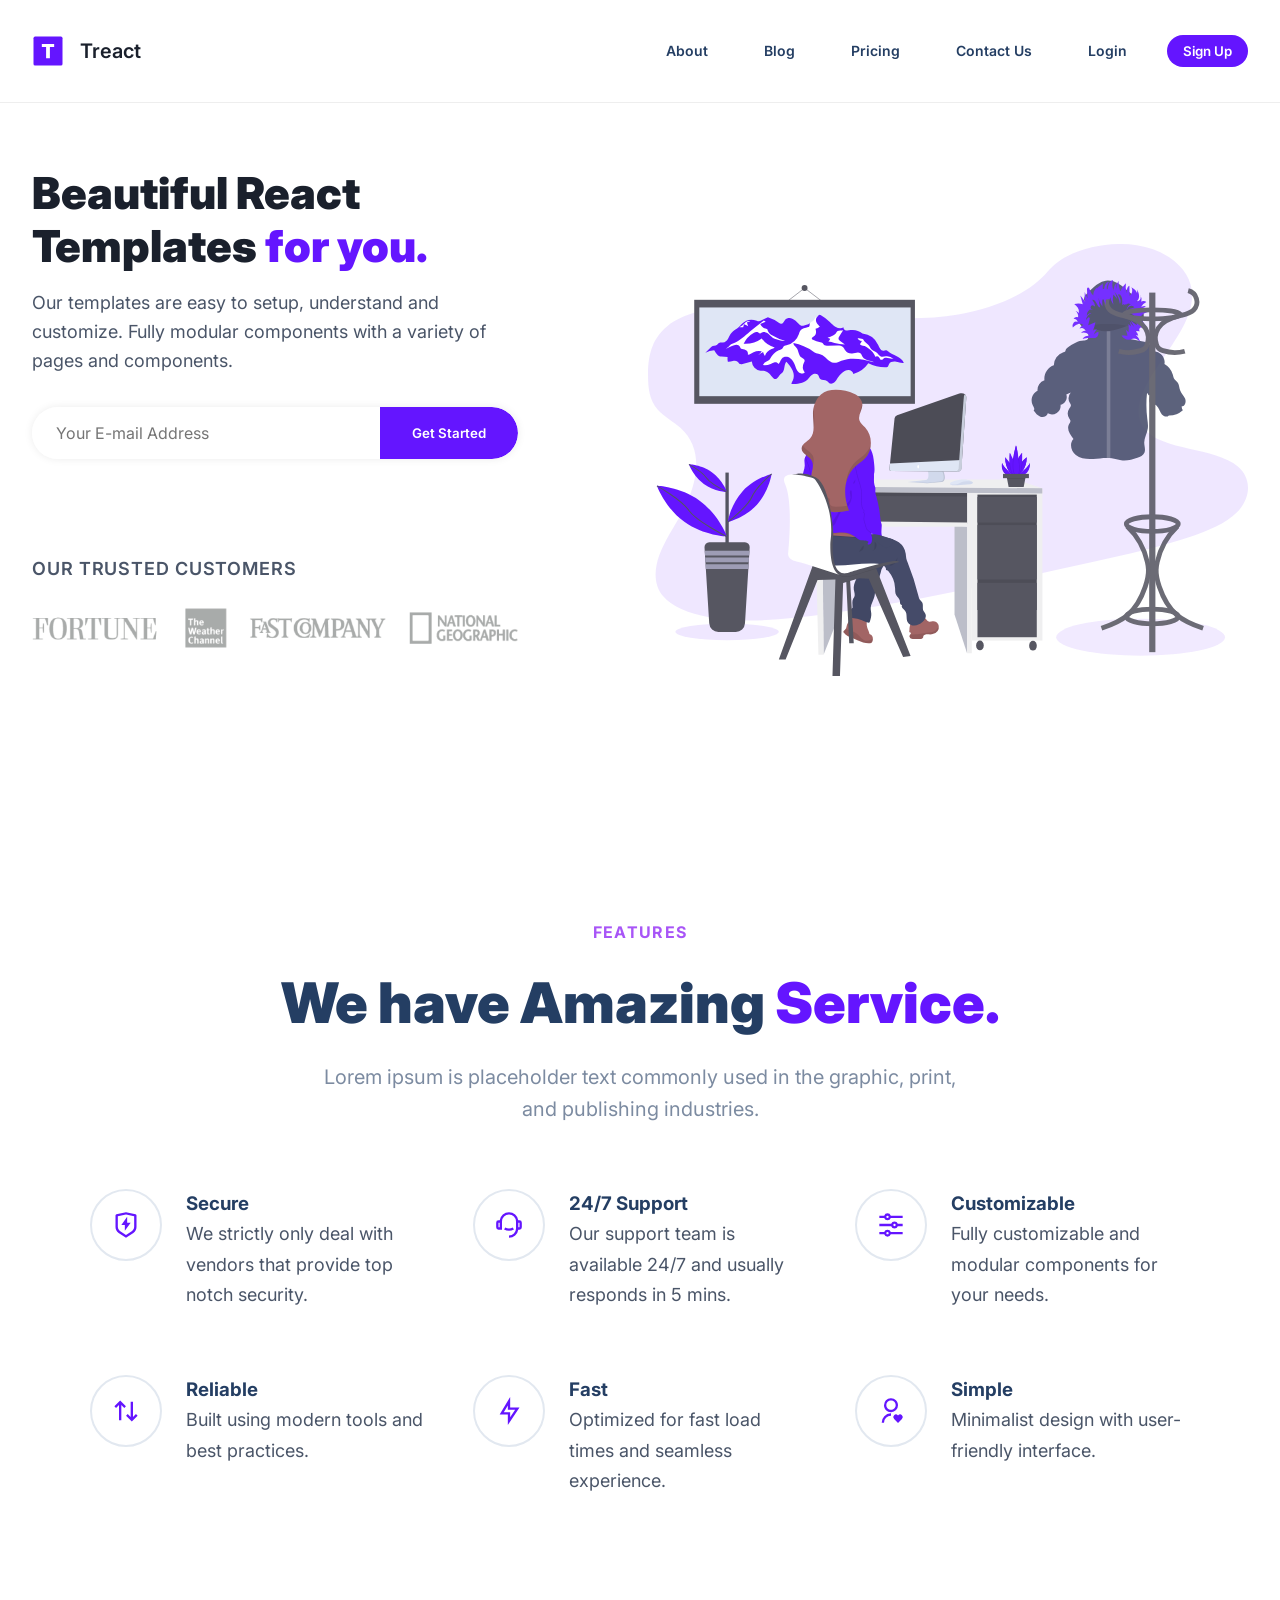
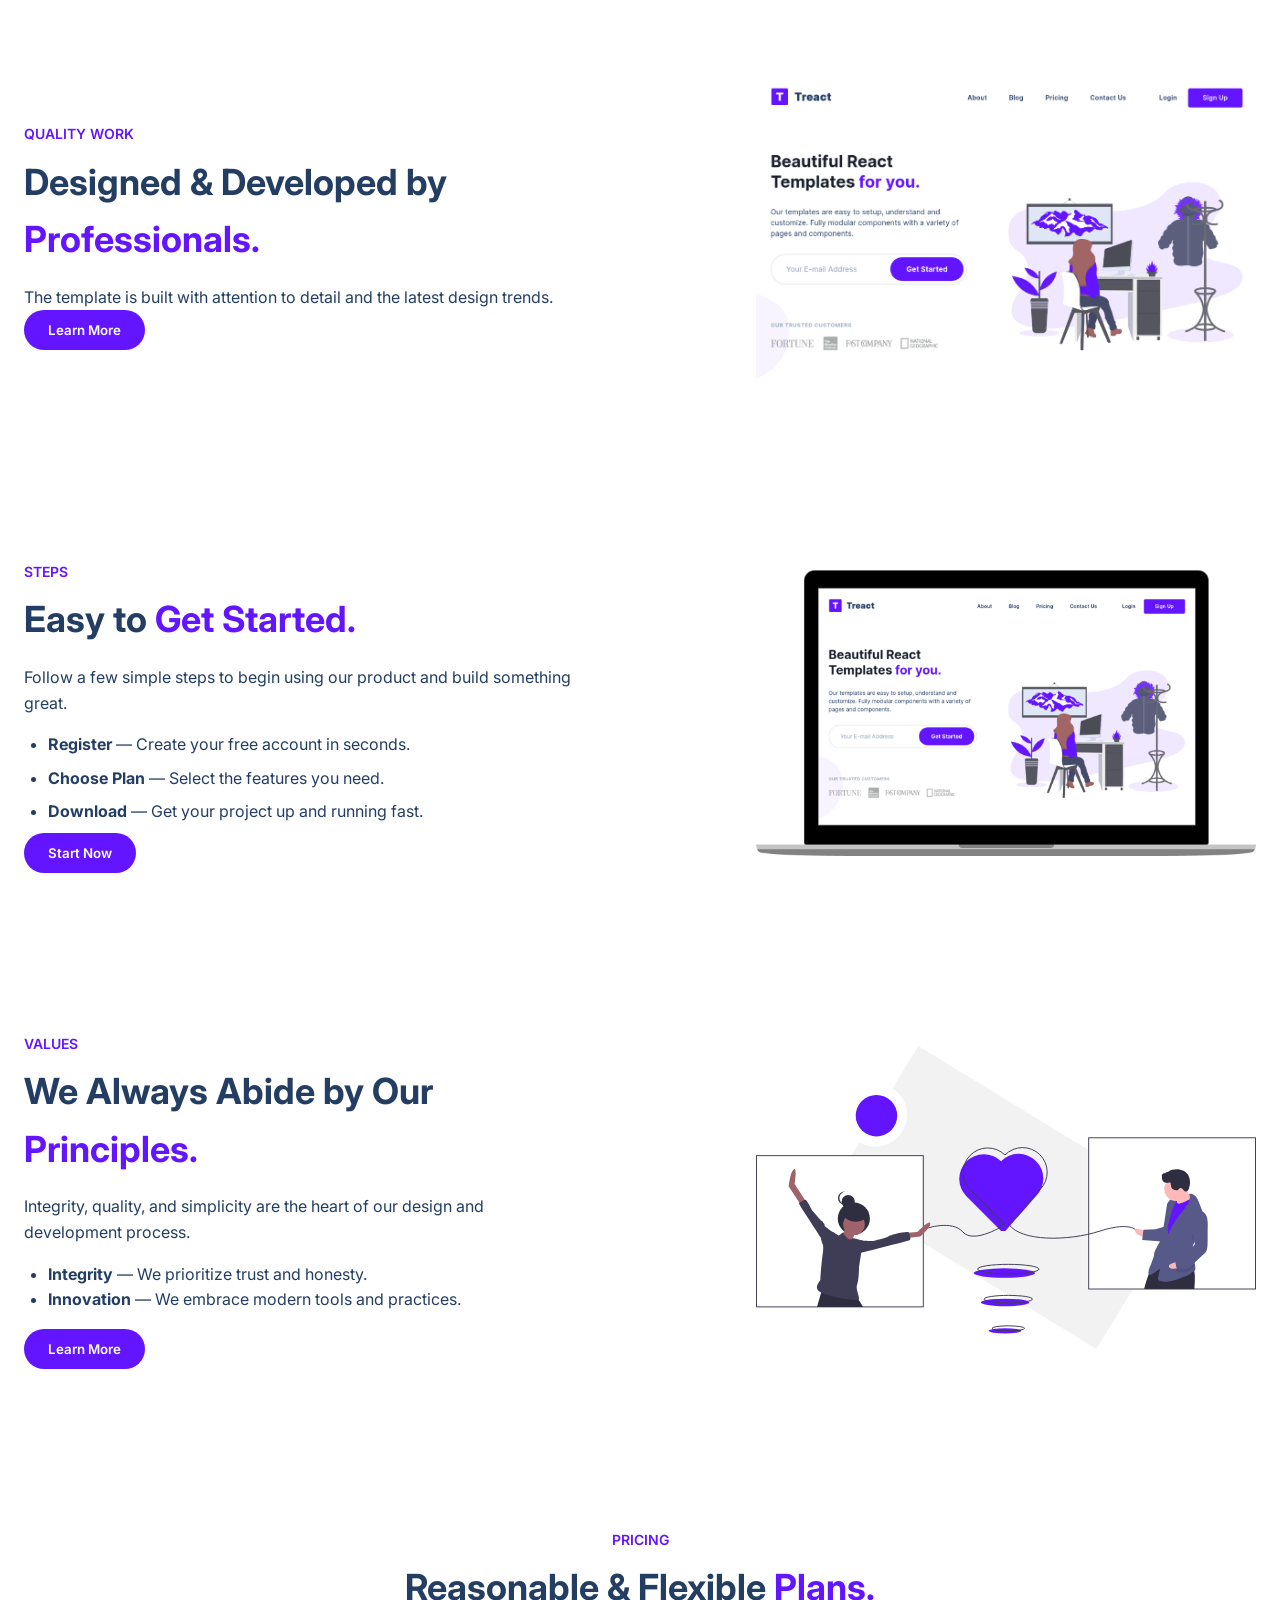
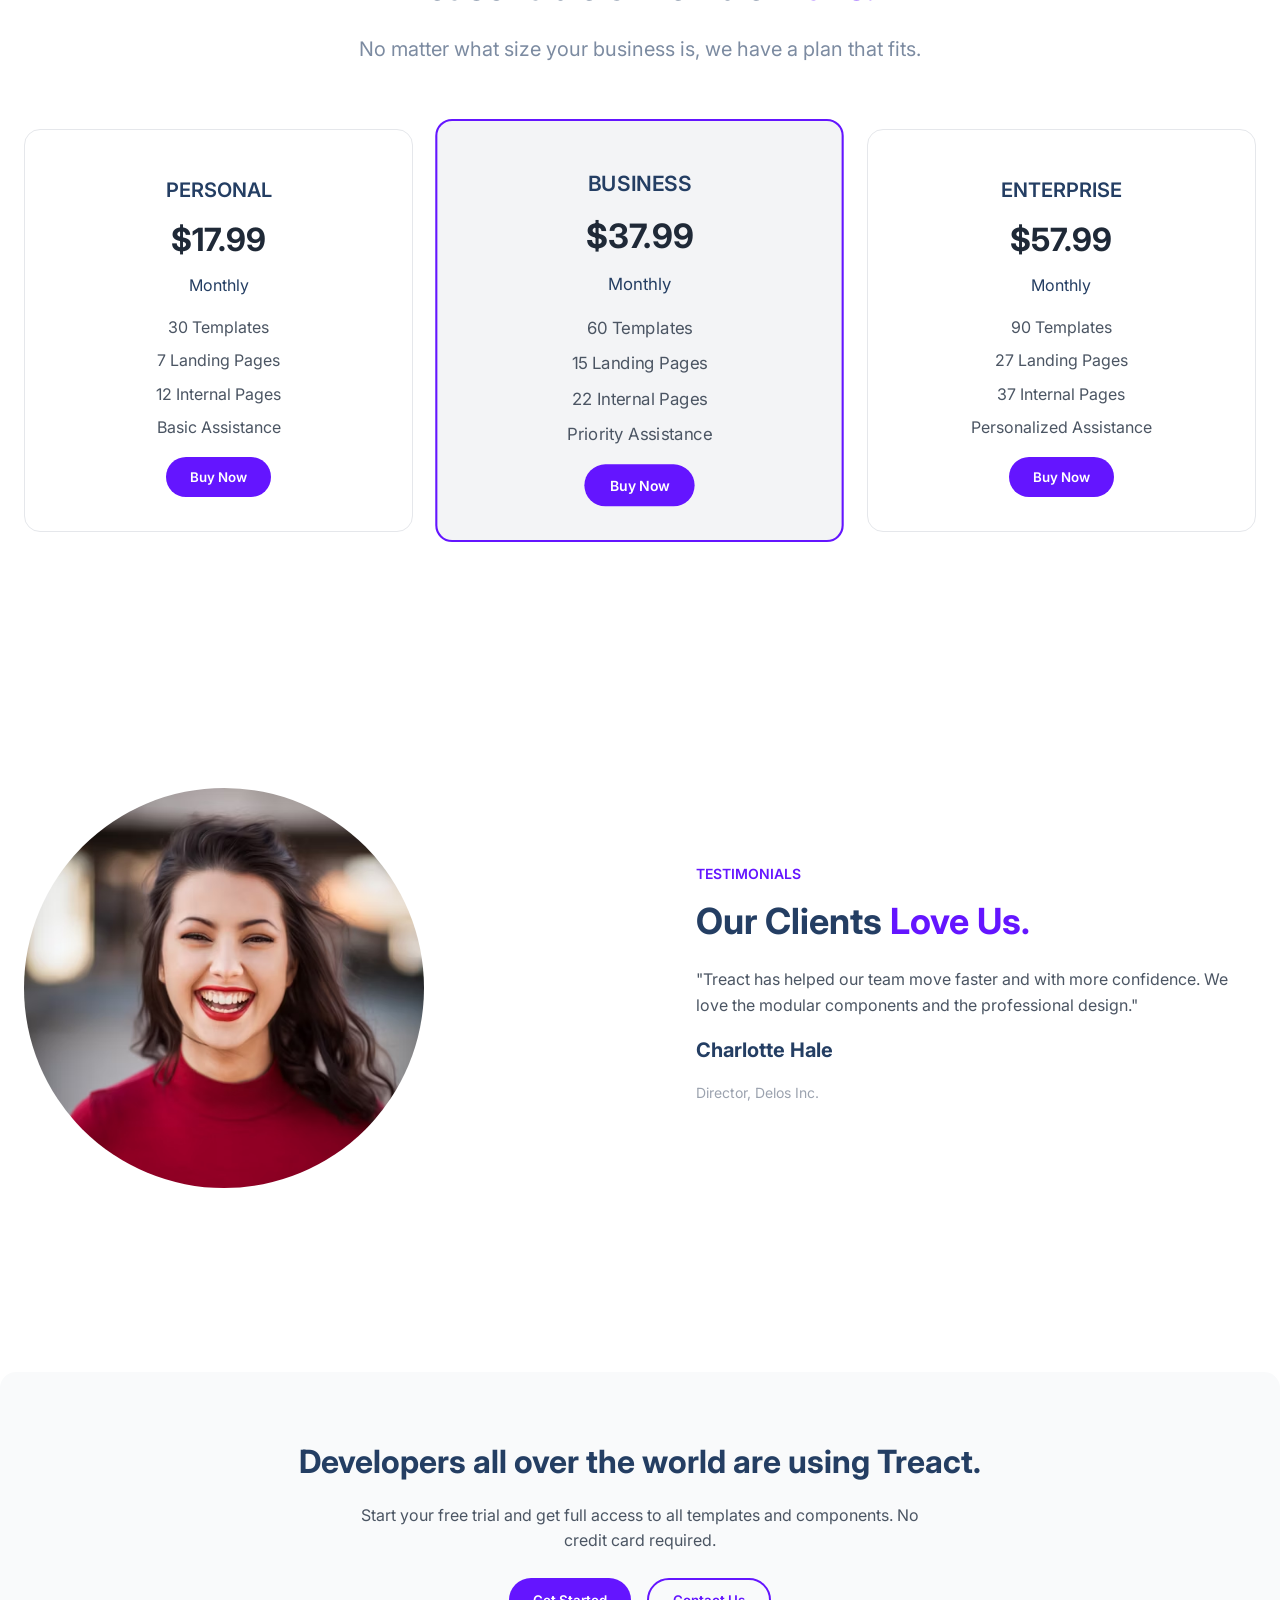
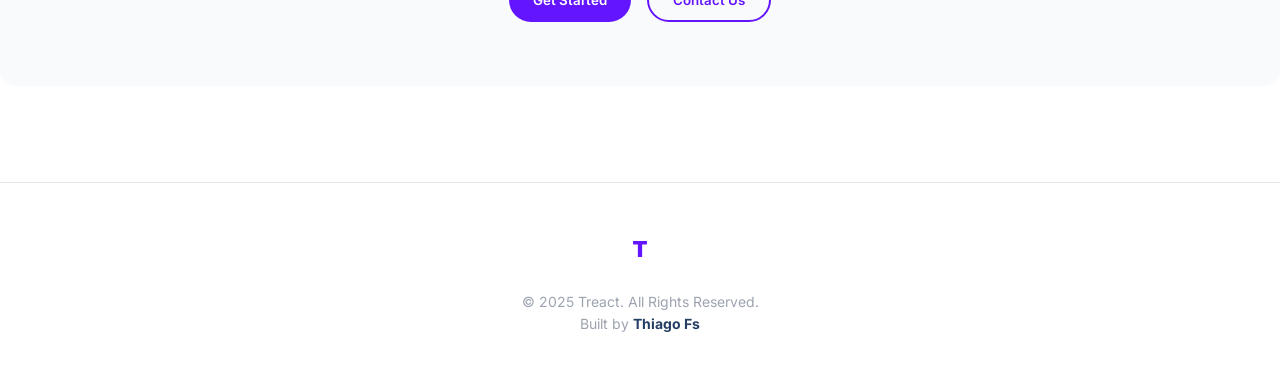
<file: index.html>
<!DOCTYPE html>
<html lang="en">
  <head>
    <meta charset="UTF-8" />
    <meta name="viewport" content="width=device-width, initial-scale=1.0"/>
    <title>Treact Final Project</title>
    <link rel="stylesheet" href="style.css" />
    <link href="https://fonts.googleapis.com/css2?family=Inter:wght@400;600;700&display=swap" rel="stylesheet">
  </head>
  <body>

    <!-- Navbar -->
    <header class="navbar">
      <div class="logo">
        <img src="./Assets/logo.2c489fc453a1783cbadacf914efa3df6.svg" alt="Logo" style="height: 32px; vertical-align: middle; margin-right: 8px;">
<span style="font-weight: 600; font-size: 1.25rem; color: #1a202c;">Treact</span>

      </div>
      <nav class="nav-links">
        <a href="#">About</a>
        <a href="#">Blog</a>
        <a href="#">Pricing</a>
        <a href="#">Contact Us</a>
        <a href="#" class="login">Login</a>
        <button class="btn-signup">Sign Up</button>
      </nav>
    </header>
    
    <section class="hero">
      <div class="hero-text">
        <h1>Beautiful React Templates <span class="purple">for you.</span></h1>
        <p>Our templates are easy to setup, understand and customize. Fully modular components with a variety of pages and components.</p>
        <div class="email-signup">
          <input type="email" placeholder="Your E-mail Address" />
          <button>Get Started</button>
        </div>
        <div class="trusted">
          <p class="trusted-customers-title">OUR TRUSTED CUSTOMERS</p>
          <img src="./Assets/customers-logo-strip.680ac7c2e8ae28161d2c.png" alt="Customer Logos" />
        </div>
        
        
      </div>
      <div class="hero-img">
        <img src="./Assets/design-illustration-2.6da6a00b20c07c4a9b65d1870679e1b8.svg" alt="Hero Illustration" />
      </div>
    </section>
    

    <!-- Features -->

    <section class="features-section">
      <div class="features-container">
        <h5 class="features-label">FEATURES</h5>
        <h2 class="features-title">
          <span class="heading-blue">We have Amazing </span>
          <span class="heading-purple">Service.</span>
        </h2>
<p class="section-description">
  Lorem ipsum is placeholder text commonly used in the graphic, print, and publishing industries.
</p>
    
        <div class="features-grid">
          <div class="feature-item">
            <div class="icon-wrapper"><img src="./Assets/shield-icon.daefe14b320b14fbd9cbd18908ac93ec.svg" alt="Secure"></div>
            <div>
              <h3>Secure</h3>
              <p>We strictly only deal with vendors that provide top notch security.</p>
            </div>
          </div>
          <div class="feature-item">
            <div class="icon-wrapper"><img src="./Assets/support-icon.f9253ffa8cb6ffde5bbaa05eb5136375.svg" alt="24/7 Support"></div>
            <div>
              <h3>24/7 Support</h3>
              <p>Our support team is available 24/7 and usually responds in 5 mins.</p>
            </div>
          </div>
          <div class="feature-item">
            <div class="icon-wrapper"><img src="./Assets/customize-icon.367468c90fd796009b97fbfba67b2c6a.svg" alt="Customizable"></div>
            <div>
              <h3>Customizable</h3>
              <p>Fully customizable and modular components for your needs.</p>
            </div>
          </div>
          <div class="feature-item">
            <div class="icon-wrapper"><img src="./Assets/reliable-icon.1367510a8f0a1bec76dc425d25f92f43.svg" alt="Reliable"></div>
            <div>
              <h3>Reliable</h3>
              <p>Built using modern tools and best practices.</p>
            </div>
          </div>
          <div class="feature-item">
            <div class="icon-wrapper"><img src="./Assets/fast-icon.dbb971a73d4805d2fc3bcdacdb55beba.svg" alt="Fast"></div>
            <div>
              <h3>Fast</h3>
              <p>Optimized for fast load times and seamless experience.</p>
            </div>
          </div>
          <div class="feature-item">
            <div class="icon-wrapper"><img src="./Assets/simple-icon.673b7e1750b2a4ef32907fc164828d00.svg" alt="Simple"></div>
            <div>
              <h3>Simple</h3>
              <p>Minimalist design with user-friendly interface.</p>
            </div>
          </div>
        </div>
      </div>
    </section>    
    
    

    <!-- Quality Section -->
    <section class="quality container row">
      <div class="quality-text">
        <h5>QUALITY WORK</h5>
        <h2>Designed & Developed by <span class="purple">Professionals.</span></h2>
        <p>The template is built with attention to detail and the latest design trends.</p>
        <button class="btn">Learn More</button>
      </div>
      <div class="quality-image">
        <img src="./Assets/hero-screenshot-1.40a097b525c2f8c9808e.png" alt="Quality Screenshot" />
      </div>
    </section>
    <!-- Steps Section -->
    <section class="steps container row reverse">
      <div class="steps-image">
        <img src="./Assets/hero-screenshot-2.241aac1fbc66db29d873.png" alt="Steps Image" />
      </div>
      <div class="steps-text">
        <h5>STEPS</h5>
        <h2>Easy to <span class="purple">Get Started.</span></h2>
        <p>Follow a few simple steps to begin using our product and build something great.</p>
        <ul>
          <li><strong>Register</strong> — Create your free account in seconds.</li>
          <li><strong>Choose Plan</strong> — Select the features you need.</li>
          <li><strong>Download</strong> — Get your project up and running fast.</li>
        </ul>
        <button class="btn">Start Now</button>
      </div>
    </section>

    <!-- Values Section -->
    <section class="values container row">
      <div class="values-text">
        <h5>VALUES</h5>
        <h2>We Always Abide by Our <span class="purple">Principles.</span></h2>
        <p>Integrity, quality, and simplicity are the heart of our design and development process.</p>
        <ul>
          <li><strong>Integrity</strong> — We prioritize trust and honesty.</li>
          <li><strong>Innovation</strong> — We embrace modern tools and practices.</li>
        </ul>
        <button class="btn">Learn More</button>
      </div>
      <div class="values-image">
        <img src="./Assets/love-illustration.c759090fa833369ad6ffb6eb19cacb3e.svg" alt="Values Illustration" />
      </div>
    </section>

    <!-- Pricing Section -->
    <section class="pricing container">
      <h5>PRICING</h5>
      <h2>Reasonable & Flexible <span class="purple">Plans.</span></h2>
      <p class="section-description">No matter what size your business is, we have a plan that fits.</p>
      <div class="pricing-cards">

        <div class="card">
          <h4>PERSONAL</h4>
          <h3>$17.99</h3>
          <p>Monthly</p>
          <ul>
            <li>30 Templates</li>
            <li>7 Landing Pages</li>
            <li>12 Internal Pages</li>
            <li>Basic Assistance</li>
          </ul>
          <button class="btn">Buy Now</button>
        </div>

        <div class="card highlighted">
          <h4>BUSINESS</h4>
          <h3>$37.99</h3>
          <p>Monthly</p>
          <ul>
            <li>60 Templates</li>
            <li>15 Landing Pages</li>
            <li>22 Internal Pages</li>
            <li>Priority Assistance</li>
          </ul>
          <button class="btn">Buy Now</button>
        </div>

        <div class="card">
          <h4>ENTERPRISE</h4>
          <h3>$57.99</h3>
          <p>Monthly</p>
          <ul>
            <li>90 Templates</li>
            <li>27 Landing Pages</li>
            <li>37 Internal Pages</li>
            <li>Personalized Assistance</li>
          </ul>
          <button class="btn">Buy Now</button>
        </div>

      </div>
    </section>

    <!-- Testimonials -->
    <section class="testimonials container row">
      <div class="testimonials-image">
        <img src="./Assets/photo-1494790108377-be9c29b29330.avif" alt="Customer Photo" />
      </div>
      <div class="testimonials-text">
        <h5>TESTIMONIALS</h5>
        <h2>Our Clients <span class="purple">Love Us.</span></h2>
        <p>"Treact has helped our team move faster and with more confidence. We love the modular components and the professional design."</p>
        <h4>Charlotte Hale</h4>
        <p class="role">Director, Delos Inc.</p>
      </div>
    </section>

    <!-- Call to Action -->
    <section class="cta container">
      <h2>Developers all over the world are using Treact.</h2>
      <p>Start your free trial and get full access to all templates and components. No credit card required.</p>
      <div class="cta-buttons">
        <button class="btn">Get Started</button>
        <button class="btn secondary">Contact Us</button>
      </div>
    </section>

    <!-- Footer -->
    <footer class="footer container">
      <img src="./Assets/logo-light.d9a5d1b5be5ea077b26864fdfc2e96a4.svg" alt="Logo" class="footer-logo" />
      <p>© 2025 Treact. All Rights Reserved.</p>
      <p>Built by <strong>Thiago Fs</strong></p>
    </footer>

  </body>
</html>
</file>
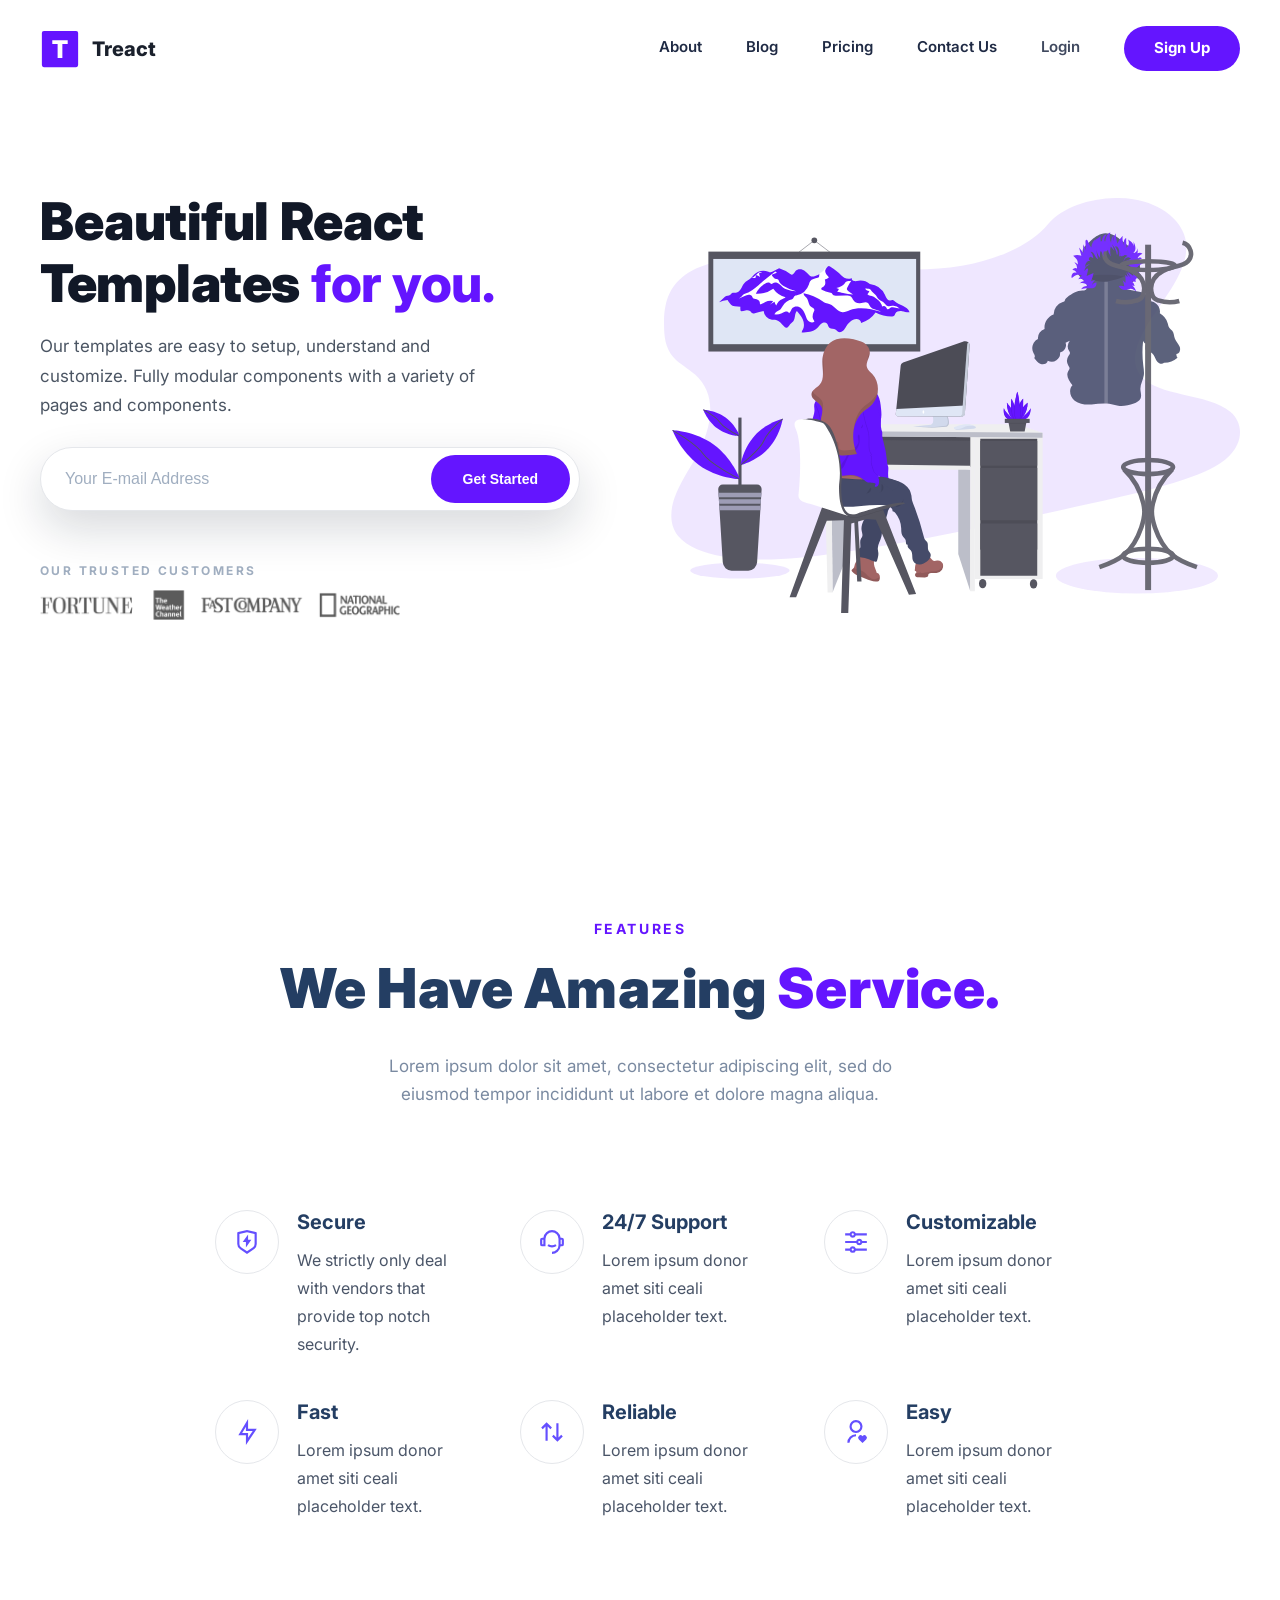
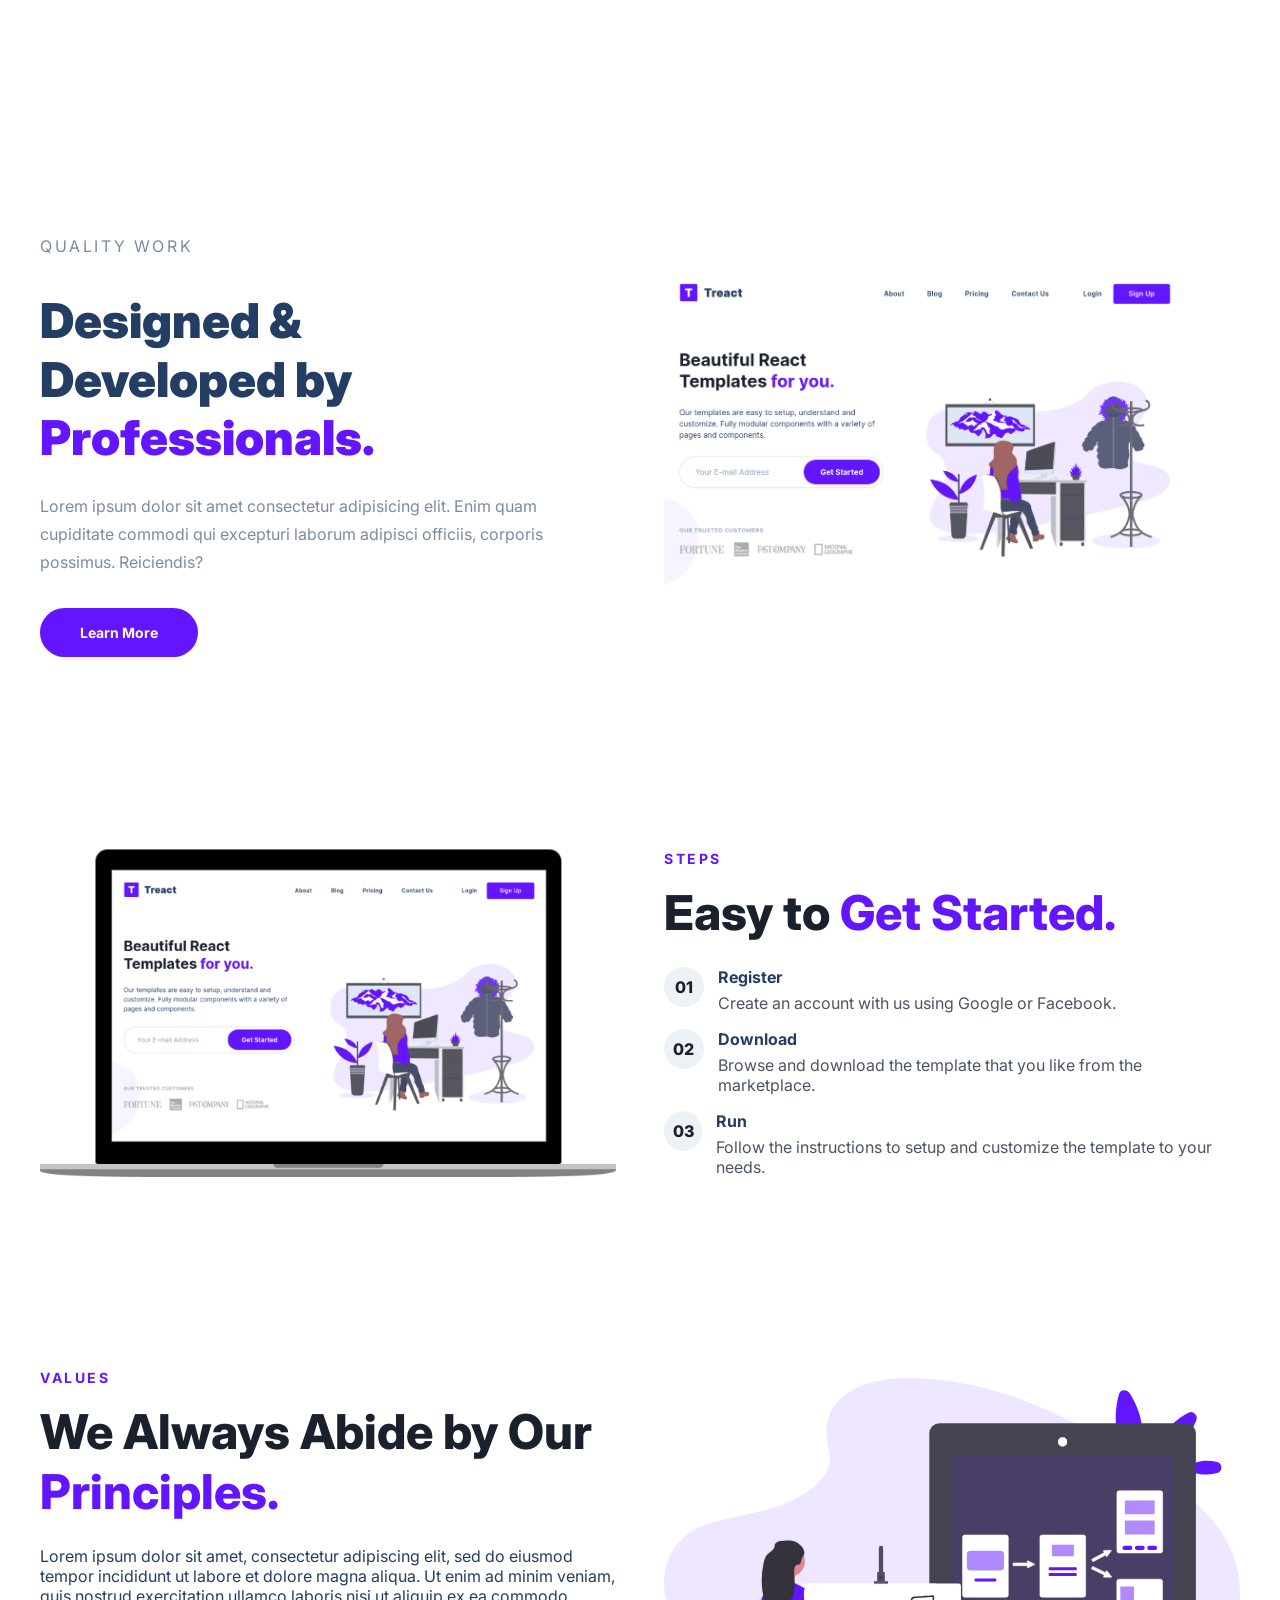
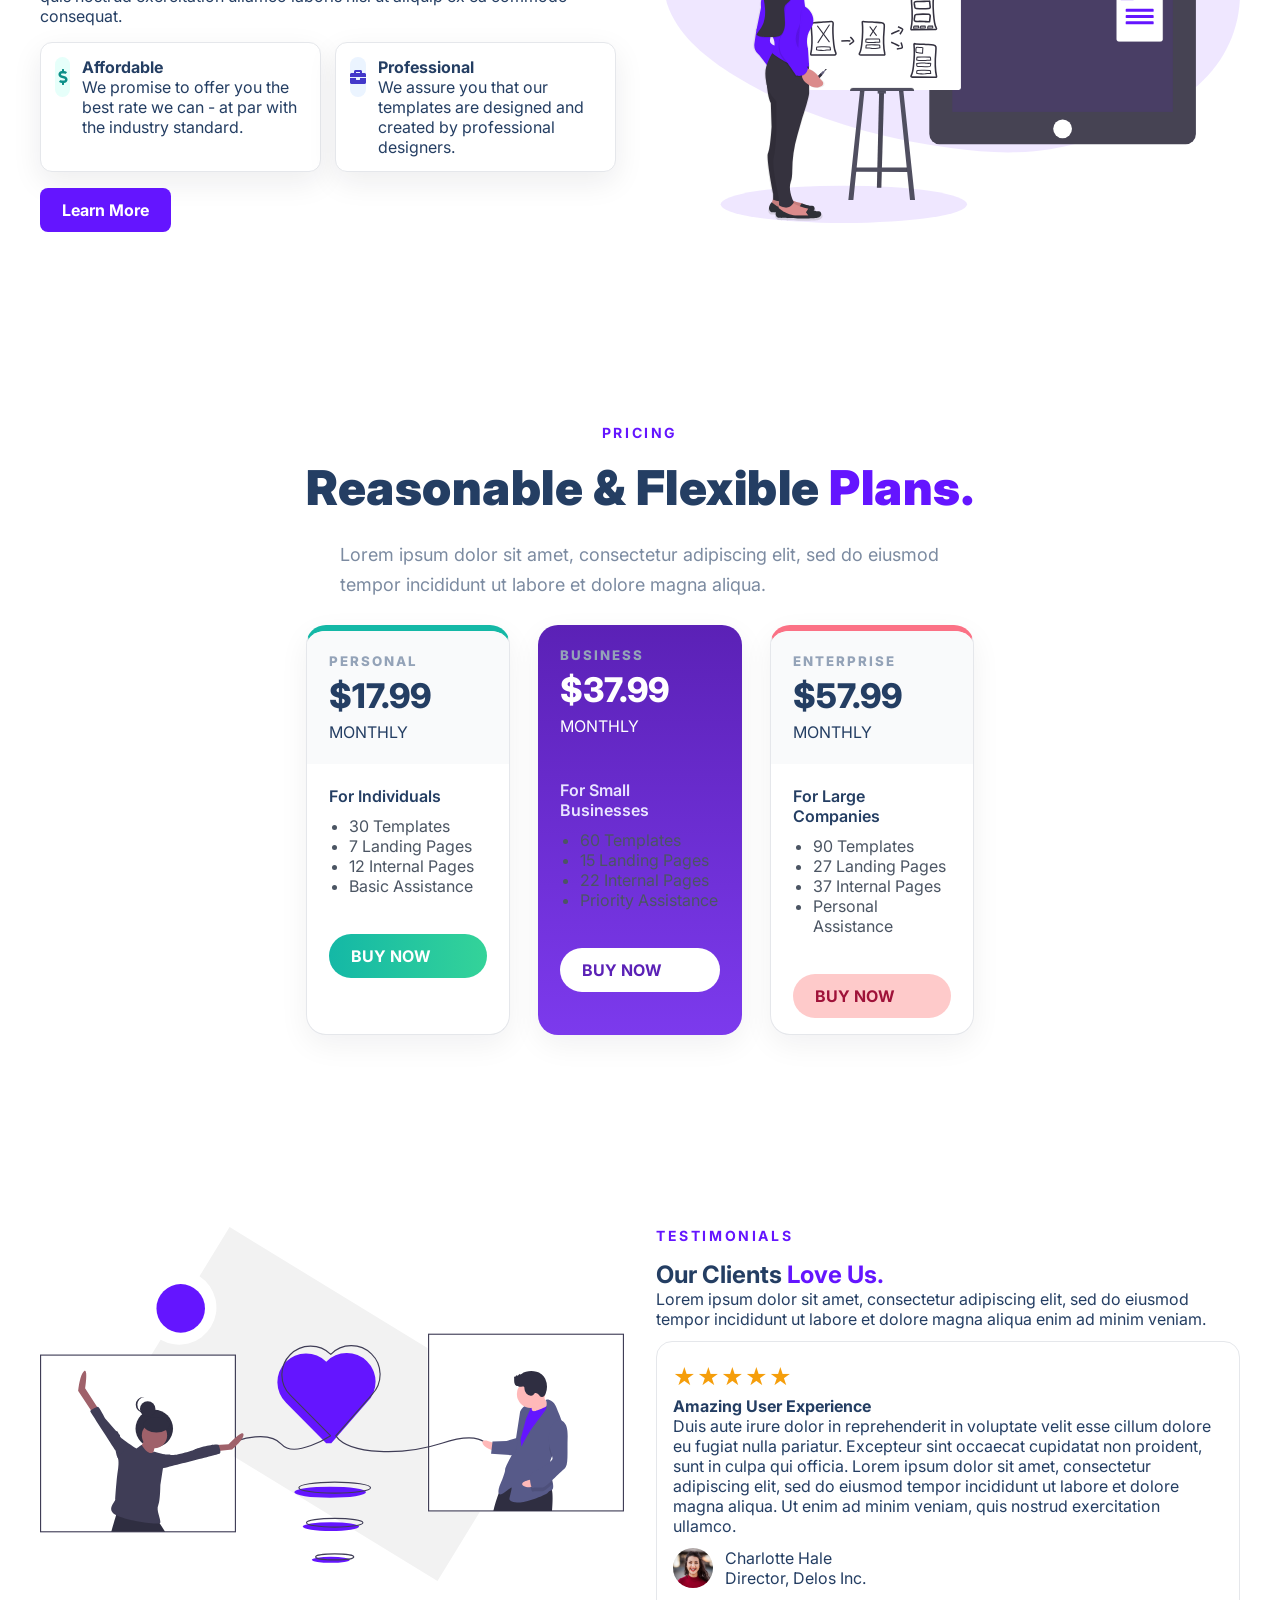
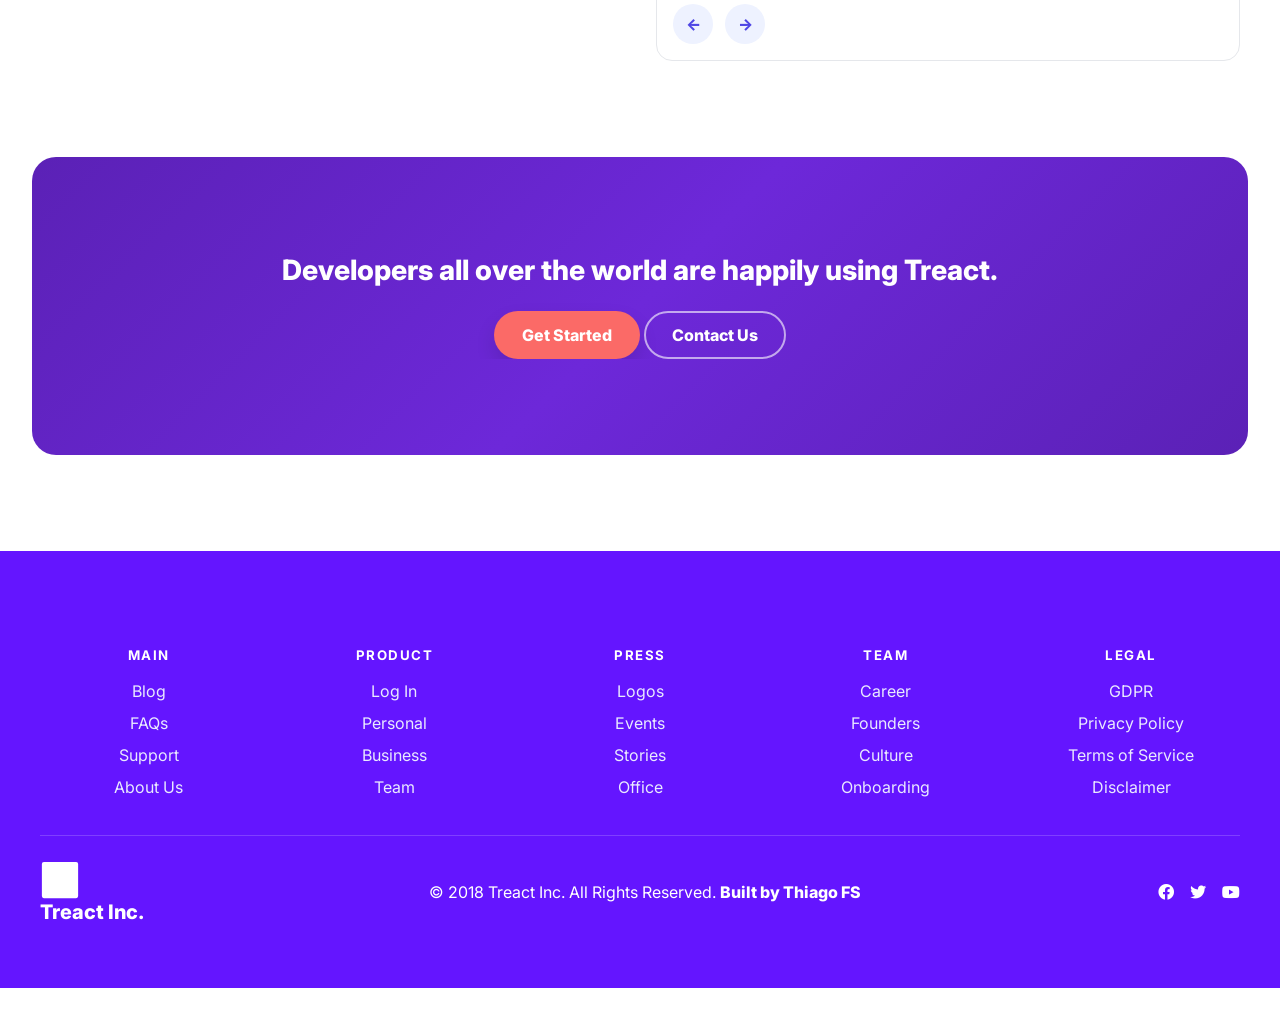
<file: Desktop/treact-clone/index.html>
<!DOCTYPE html>
<html lang="en">
<head>
  <meta charset="UTF-8" />
  <meta http-equiv="X-UA-Compatible" content="IE=edge" />
  <meta name="viewport" content="width=device-width, initial-scale=1.0"/>
  <title>Treact Landing</title>

  <!-- CSS -->
  <link rel="stylesheet" href="style.css" />

  <!-- Ícones (CDN estável) -->
  <link rel="stylesheet"
        href="https://cdnjs.cloudflare.com/ajax/libs/font-awesome/5.15.4/css/all.min.css"/>

  <!-- JS -->
  <script defer src="script.js"></script>
</head>
<body>
  <section id="landing">
    <!-- NAVBAR -->
    <nav>
      <div class="row nav__row">
        <div class="nav__logo">
            <img class="logo__img" src="./assets/logo.2c489fc453a1783cbadacf914efa3df6.svg" alt="Treact logo" />
          <span class="logo__text">Treact</span>
        </div>

        <ul class="nav__links">
          <li class="nav__link"><a href="#features">About</a></li>
          <li class="nav__link"><a href="#blog">Blog</a></li>
          <li class="nav__link"><a href="#pricing">Pricing</a></li>
          <li class="nav__link"><a href="#contact">Contact Us</a></li>
          <li class="nav__link nav__link--muted"><a href="#login">Login</a></li>
          <li class="nav__link nav__link--primary"><a href="#signup">Sign Up</a></li>
        </ul>

        <button class="btn__menu" onclick="openMenu()" aria-label="Open menu">
          <svg xmlns="http://www.w3.org/2000/svg" width="24" height="24"
               viewBox="0 0 24 24" fill="none" stroke="currentColor"
               stroke-width="2" stroke-linecap="round" stroke-linejoin="round"
               class="btn__menu--svg">
            <line x1="3" y1="12" x2="21" y2="12"></line>
            <line x1="3" y1="6"  x2="21" y2="6"></line>
            <line x1="3" y1="18" x2="21" y2="18"></line>
          </svg>
        </button>
      </div>
    </nav>

    <!-- MODAL MOBILE -->
    <div class="modal" aria-hidden="true">
      <button class="btn__menu btn__menu--close" onclick="closeMenu()" aria-label="Close menu">
        <svg xmlns="http://www.w3.org/2000/svg" width="24" height="24"
             viewBox="0 0 24 24" fill="none" stroke="currentColor"
             stroke-width="2" stroke-linecap="round" stroke-linejoin="round">
          <line x1="18" y1="6" x2="6" y2="18"></line>
          <line x1="6" y1="6" x2="18" y2="18"></line>
        </svg>
      </button>

      <div class="modal__links">
        <a class="modal__link" href="#features" onclick="closeMenu()">About</a>
        <a class="modal__link" href="#blog" onclick="closeMenu()">Blog</a>
        <a class="modal__link" href="#pricing" onclick="closeMenu()">Pricing</a>
        <a class="modal__link" href="#contact" onclick="closeMenu()">Contact Us</a>
        <a class="modal__link" href="#login" onclick="closeMenu()">Login</a>
        <a class="modal__link modal__link--primary" href="#signup" onclick="closeMenu()">Sign Up</a>
      </div>
    </div>

    <!-- HERO -->
    <header>
      <div class="container">
        <div class="row header__row">
          <div class="header__left">
            <h1>
                Beautiful React<br>
                Templates <span class="purple">for you.</span>
              </h1>
              
              <p class="header__sub">
                Our templates are easy to setup, understand and<br>
                customize. Fully modular components with a variety of<br>
                pages and components.
              </p>
              
              <div class="header__cta">
                <input class="cta__input" type="email" placeholder="Your E-mail Address" aria-label="Email" />
                <button class="cta__btn">Get Started</button>
              </div>
              
              <p class="customers__title">OUR TRUSTED CUSTOMERS</p>
              <img class="customers__img" src="assets/customers-logo-strip.680ac7c2e8ae28161d2c.png" alt="Customers logos" />              
          </div>

          <div class="header__right">
            <img class="header__img"
                 src="./assets/design-illustration-2.6da6a00b20c07c4a9b65d1870679e1b8.svg"
                 alt="Hero illustration" />
          </div>
        </div>
      </div>
    </header>
  </section>

  <main>
    <!-- FEATURES -->
    <section id="features">
      <div class="container">
        <div class="row__narrow features__wrap">
          <p class="eyebrow">FEATURES</p>
          <h2 class="section__title">We Have Amazing <span class="grad">Service.</span></h2>
          <p class="section__sub">
            Lorem ipsum dolor sit amet, consectetur adipiscing elit, sed do eiusmod tempor incididunt ut labore et dolore magna aliqua.
          </p>

          <div class="services">
            <div class="service">
              <div class="service__icon"><img src="./assets/shield-icon.daefe14b320b14fbd9cbd18908ac93ec.svg" alt="" /></div>
              <div class="service__description">
                <h3>Secure</h3>
                <p>We strictly only deal with vendors that provide top notch security.</p>
              </div>
            </div>

            <div class="service">
              <div class="service__icon"><img src="./assets/support-icon.f9253ffa8cb6ffde5bbaa05eb5136375.svg" alt="" /></div>
              <div class="service__description">
                <h3>24/7 Support</h3>
                <p>Lorem ipsum donor amet siti ceali placeholder text.</p>
              </div>
            </div>

            <div class="service">
              <div class="service__icon"><img src="./assets/customize-icon.367468c90fd796009b97fbfba67b2c6a.svg" alt="" /></div>
              <div class="service__description">
                <h3>Customizable</h3>
                <p>Lorem ipsum donor amet siti ceali placeholder text.</p>
              </div>
            </div>

            <div class="service">
              <div class="service__icon"><img src="./assets/fast-icon.dbb971a73d4805d2fc3bcdacdb55beba.svg" alt="" /></div>
              <div class="service__description">
                <h3>Fast</h3>
                <p>Lorem ipsum donor amet siti ceali placeholder text.</p>
              </div>
            </div>

            <div class="service">
              <div class="service__icon"><img src="./assets/reliable-icon.1367510a8f0a1bec76dc425d25f92f43.svg" alt="" /></div>
              <div class="service__description">
                <h3>Reliable</h3>
                <p>Lorem ipsum donor amet siti ceali placeholder text.</p>
              </div>
            </div>

            <div class="service">
              <div class="service__icon"><img src="./assets/simple-icon.673b7e1750b2a4ef32907fc164828d00.svg" alt="" /></div>
              <div class="service__description">
                <h3>Easy</h3>
                <p>Lorem ipsum donor amet siti ceali placeholder text.</p>
              </div>
            </div>
          </div>
        </div>
      </div>
    </section>

    <!-- QUALITY -->
    <section id="quality">
      <div class="container">
        <div class="row quality__row">
          <div class="quality__left">
            <p class="eyebrow">QUALITY WORK</p>
            <h2>Designed & Developed by <span class="grad">Professionals.</span></h2>
            <p>
              Lorem ipsum dolor sit amet consectetur adipisicing elit. Enim quam cupiditate commodi
              qui excepturi laborum adipisci officiis, corporis possimus. Reiciendis?
            </p>
            <div class="buttons">
              <a href="#learn" class="btn btn--primary">Learn More</a>
            </div>
          </div>
          <div class="quality__right">
            <div class="mock-browser">
              <img class="quality__img"
                   src="./assets/hero-screenshot-1.40a097b525c2f8c9808e.png"
                   alt="Quality work" />
            </div>
          </div>
        </div>
      </div>
    </section>

    <!-- STEPS -->
    <section id="steps">
      <div class="container">
        <div class="row steps__row">
          <div class="steps__left">
            <img class="steps__img"
                 src="./assets/hero-screenshot-2.241aac1fbc66db29d873.png"
                 alt="Steps" />
          </div>
          <div class="steps__right">
            <p class="eyebrow">STEPS</p>
            <h2>Easy to <span class="grad">Get Started.</span></h2>
            <ol class="steps__list">
              <li>
                <span class="badge">01</span>
                <div><h4>Register</h4><p>Create an account with us using Google or Facebook.</p></div>
              </li>
              <li>
                <span class="badge">02</span>
                <div><h4>Download</h4><p>Browse and download the template that you like from the marketplace.</p></div>
              </li>
              <li>
                <span class="badge">03</span>
                <div><h4>Run</h4><p>Follow the instructions to setup and customize the template to your needs.</p></div>
              </li>
            </ol>
          </div>
        </div>
      </div>
    </section>

    <!-- VALUES -->
    <section id="values">
      <div class="container">
        <div class="row values__row">
          <div class="values__left">
            <p class="eyebrow">VALUES</p>
            <h2>We Always Abide by Our <span class="grad">Principles.</span></h2>
            <p>
              Lorem ipsum dolor sit amet, consectetur adipiscing elit, sed do eiusmod tempor incididunt ut labore
              et dolore magna aliqua. Ut enim ad minim veniam, quis nostrud exercitation ullamco laboris nisi
              ut aliquip ex ea commodo consequat.
            </p>

            <div class="value__cards">
              <article class="value__card">
                <div class="value__icon value__icon--afford"><i class="fas fa-dollar-sign" aria-hidden="true"></i></div>
                <div><h4>Affordable</h4><p>We promise to offer you the best rate we can - at par with the industry standard.</p></div>
              </article>

              <article class="value__card">
                <div class="value__icon value__icon--prof"><i class="fas fa-briefcase" aria-hidden="true"></i></div>
                <div><h4>Professional</h4><p>We assure you that our templates are designed and created by professional designers.</p></div>
              </article>
            </div>

            <div class="buttons"><a href="#learn" class="btn btn--primary">Learn More</a></div>
          </div>

          <div class="values__right">
            <img class="values__img"
                 src="./assets/prototype-illustration.21bc4b3f612a2f257c3d361067582485.svg"
                 alt="Values" />
          </div>
        </div>
      </div>
    </section>

    <!-- PRICING -->
    <section id="pricing">
      <div class="container">
        <div class="row pricing__row">
          <p class="eyebrow">PRICING</p>
          <h2 class="section__title">Reasonable & Flexible <span class="grad">Plans.</span></h2>
          <p class="section__sub">Lorem ipsum dolor sit amet, consectetur adipiscing elit, sed do eiusmod tempor incididunt ut labore et dolore magna aliqua.</p>

          <div class="plans">
            <div class="plan plan--personal">
              <div class="plan__header"><h5>PERSONAL</h5><h3>$17.99</h3><p>MONTHLY</p></div>
              <div class="plan__features">
                <p>For Individuals</p>
                <ul>
                  <li>30 Templates</li>
                  <li>7 Landing Pages</li>
                  <li>12 Internal Pages</li>
                  <li>Basic Assistance</li>
                </ul>
              </div>
              <a href="#" class="btn btn--outline">BUY NOW</a>
            </div>

            <div class="plan plan--business">
              <div class="plan__header"><h5>BUSINESS</h5><h3>$37.99</h3><p>MONTHLY</p></div>
              <div class="plan__features">
                <p>For Small Businesses</p>
                <ul>
                  <li>60 Templates</li>
                  <li>15 Landing Pages</li>
                  <li>22 Internal Pages</li>
                  <li>Priority Assistance</li>
                </ul>
              </div>
              <a href="#" class="btn btn--primary">BUY NOW</a>
            </div>

            <div class="plan plan--enterprise">
              <div class="plan__header"><h5>ENTERPRISE</h5><h3>$57.99</h3><p>MONTHLY</p></div>
              <div class="plan__features">
                <p>For Large Companies</p>
                <ul>
                  <li>90 Templates</li>
                  <li>27 Landing Pages</li>
                  <li>37 Internal Pages</li>
                  <li>Personal Assistance</li>
                </ul>
              </div>
              <a href="#" class="btn btn--outline">BUY NOW</a>
            </div>
          </div>
        </div>
      </div>
    </section>

    <!-- TESTIMONIALS -->
    <section id="testimonials">
      <div class="container">
        <div class="row testimonials__row">
          <div class="testimonials__left">
            <img class="testimonials__img"
                 src="./assets/love-illustration.c759090fa833369ad6ffb6eb19cacb3e.svg"
                 alt="" />
          </div>
          <div class="testimonials__right">
            <p class="eyebrow">TESTIMONIALS</p>
            <h2>Our Clients <span class="grad">Love Us.</span></h2>
            <p>
              Lorem ipsum dolor sit amet, consectetur adipiscing elit, sed do eiusmod tempor incididunt ut labore et dolore magna aliqua enim ad minim veniam.
            </p>

            <div class="testimonial">
              <div class="stars" aria-label="5 stars">★★★★★</div>
              <h4>Amazing User Experience</h4>
              <p>
                Duis aute irure dolor in reprehenderit in voluptate velit esse cillum dolore eu fugiat nulla pariatur. Excepteur sint occaecat cupidatat non proident,
                sunt in culpa qui officia. Lorem ipsum dolor sit amet, consectetur adipiscing elit, sed do eiusmod tempor incididunt ut labore et dolore magna aliqua.
                Ut enim ad minim veniam, quis nostrud exercitation ullamco.
              </p>
              <div class="person">
                <img class="person__avatar" src="./assets/photo-1494790108377-be9c29b29330.avif" alt="Charlotte Hale" />
                <div>
                  <div class="person__name">Charlotte Hale</div>
                  <div class="person__role">Director, Delos Inc.</div>
                </div>
              </div>

              <div class="nav-arrows">
                <span class="arrow">←</span>
                <span class="arrow">→</span>
              </div>
            </div>

          </div>
        </div>
      </div>
    </section>

    <!-- START / CTA -->
    <section id="start">
      <div class="container">
        <div class="row start__row">
          <h2>Developers all over the world are happily using Treact.</h2>
          <div class="start__actions">
            <a href="#" class="btn btn--cta">Get Started</a>
            <a href="#" class="btn btn--cta-outline">Contact Us</a>
          </div>
        </div>
      </div>
    </section>
  </main>

  <!-- FOOTER -->
  <footer>
    <div class="row footer__row">
      <div class="links">
        <div class="link"><h5>MAIN</h5><a href="#">Blog</a><a href="#">FAQs</a><a href="#">Support</a><a href="#">About Us</a></div>
        <div class="link"><h5>PRODUCT</h5><a href="#">Log In</a><a href="#">Personal</a><a href="#">Business</a><a href="#">Team</a></div>
        <div class="link"><h5>PRESS</h5><a href="#">Logos</a><a href="#">Events</a><a href="#">Stories</a><a href="#">Office</a></div>
        <div class="link"><h5>TEAM</h5><a href="#">Career</a><a href="#">Founders</a><a href="#">Culture</a><a href="#">Onboarding</a></div>
        <div class="link"><h5>LEGAL</h5><a href="#">GDPR</a><a href="#">Privacy Policy</a><a href="#">Terms of Service</a><a href="#">Disclaimer</a></div>
      </div>

      <div class="footer__info">
        <div class="footer__brand">
          <img class="logo__img logo__img--white" src="./assets/logo-light.d9a5d1b5be5ea077b26864fdfc2e96a4.svg" alt="Treact" />
          <span class="logo__text logo__text--white">Treact Inc.</span>
        </div>
        <p class="footer__copyright">
          © 2018 Treact Inc. All Rights Reserved.
          <span class="built">Built by Thiago FS</span>
        </p>
        <div class="footer__socials">
          <a href="#" aria-label="Facebook"><i class="fab fa-facebook"></i></a>
          <a href="#" aria-label="Twitter"><i class="fab fa-twitter"></i></a>
          <a href="#" aria-label="YouTube"><i class="fab fa-youtube"></i></a>
        </div>
      </div>
    </div>
  </footer>
</body>
</html>
</file>
<file: style.css>
@import url('https://fonts.googleapis.com/css2?family=Inter:wght@400;600;700&display=swap');

* {
  margin: 0;
  padding: 0;
  box-sizing: border-box;
  font-family: 'Inter', sans-serif;
  color: #243e63;
}

body {
  background-color: #fff;
  line-height: 1.6;
}

/* Container e Rows */
.container {
  width: 100%;
  max-width: 1280px;
  margin: 0 auto;
  padding: 80px 24px;
}

.row {
  display: flex;
  align-items: center;
  justify-content: space-between;
  gap: 48px;
  flex-wrap: wrap;
}

.reverse {
  flex-direction: row-reverse;
}

/* Navbar */
.navbar {
  padding: 24px 0;
  background-color: #fff;
  border-bottom: 1px solid #eee;
}
  

.navbar .container {
  display: flex;
  align-items: center;
  justify-content: space-between;
}

.logo {
  height: 36px;
}

.nav-links {
  display: flex;
  align-items: center;
  gap: 24px;
}

.nav-links a {
  text-decoration: none;
  font-weight: 500;
  transition: color 0.3s ease;
}

.nav-links a:hover {
  color: #6415ff;
}

/* Buttons */
.btn {
  background-color: #6415ff;
  color: white;
  padding: 12px 24px;
  border: none;
  border-radius: 9999px;
  font-weight: 600;
  cursor: pointer;
  transition: all 0.3s ease;
}

.btn:hover {
  background-color: #4700cc;
}

.btn.secondary {
  background-color: transparent;
  color: #6415ff;
  border: 2px solid #6415ff;
}

.btn.secondary:hover {
  background-color: #6415ff;
  color: white;
}

.btn.small {
  padding: 8px 16px;
  font-size: 0.875rem;
}

.btn.solid {
  background-color: #6415ff;
  color: white;
}

/* Hero */
.hero {
  padding-top: 96px;
}

.hero .row {
  flex-wrap: wrap;
  align-items: center;
  justify-content: space-between;
}

.hero-text {
  flex: 1;
  max-width: 600px;
}

.hero-text h1 {
  font-size: 2.75rem;
  line-height: 1.2;
  margin-bottom: 16px;
}

.hero-text p {
  font-size: 1.125rem;
  margin-bottom: 24px;
  color: #4b5563;
}

.hero-input {
  display: flex;
  max-width: 420px;
  margin-bottom: 16px;
}

.hero-input input {
  padding: 12px;
  border-radius: 9999px 0 0 9999px;
  border: 1px solid #ddd;
  flex: 1;
  font-size: 1rem;
}

.hero-input button {
  border-radius: 0 9999px 9999px 0;
}

.subtext {
  font-size: 0.875rem;
  color: #9ca3af;
}

.trusted {
  margin-top: 32px;
  font-size: 0.875rem;
  font-weight: 600;
  color: #6b7280;
}

.customer-logos {
  margin-top: 16px;
  max-width: 420px;
}

.hero-image img {
  max-width: 500px;
  width: 100%;
}

/* Section Titles */
h5 {
  text-transform: uppercase;
  color: #6415ff;
  font-weight: 600;
  font-size: 0.875rem;
  margin-bottom: 8px;
}

h2 {
  font-size: 2.25rem;
  font-weight: 700;
  margin-bottom: 16px;
  color: #243e63;
}

h4 {
  font-size: 1.25rem;
  font-weight: 600;
  margin-top: 12px;
}

.section-description {
  max-width: 600px;
  margin: 0 auto 48px;
  color: #6b7280;
  text-align: center;
}

/* FEATURES SECTION */

/* FEATURES label mais forte e visível */
.features-label {
  color: #a855f7 !important;         /* lilás vivo, não apagado */
  font-weight: 700 !important;
  letter-spacing: 0.08em !important;
  font-size: 1rem !important;         /* um pouco maior */
  margin-bottom: 1.5rem !important;   /* mais espaço antes do título */
}

/* Título principal grande e negrito */
.features-title {
  font-size: 3.5rem !important;       /* bem maior */
  font-weight: 900 !important;        /* negrito máximo */
  line-height: 1.2 !important;
  margin-bottom: 1.5rem !important;
}

.features-title .text-blue {
  color: #243e63 !important;          /* azul petróleo */
  font-weight: 900 !important;
}

.features-title .text-purple {
  color: #6415ff !important;          /* roxo */
  font-weight: 900 !important;
}

/* Descrição abaixo do título */
.section-description {
  font-size: 1.25rem !important;      /* maior */
  color: #7c8ba1 !important;
  max-width: 640px !important;
  margin: 0 auto 4rem auto !important; /* mais espaço antes da grade */
  text-align: center !important;
}

/* Grade com mais respiro entre blocos */
.features-grid {
  display: grid !important;
  grid-template-columns: repeat(3, 1fr) !important;
  gap: 4rem 3rem !important;          /* aumenta distância horizontal/vertical */
  max-width: 1100px !important;
  margin: 0 auto !important;
  justify-items: start !important;
}

/* Cada bloco */
.feature-item {
  display: flex !important;
  align-items: flex-start !important;
  gap: 1.5rem !important;             /* mais espaço ícone/texto */
  max-width: 340px !important;
  text-align: left !important;
}

/* Ícones */
.icon-container, .icon-wrapper, .feature-icon {
  width: 72px !important;
  height: 72px !important;
  border: 2px solid #e2e8f0 !important;
  border-radius: 9999px !important;
  display: flex !important;
  align-items: center !important;
  justify-content: center !important;
  flex-shrink: 0 !important;
}

.icon-container img,
.icon-wrapper img,
.feature-icon img {
  width: 28px !important;
  height: 28px !important;
}

/* Tipos dos textos dos itens */
.feature-text h4, .feature-item h4 {
  font-size: 1.4rem !important;
  font-weight: 700 !important;
  color: #243e63 !important;
  margin: 0 0 .5rem 0 !important;
}

.feature-text p, .feature-item p {
  font-size: 1.125rem !important;
  color: #4a5568 !important;
  line-height: 1.7 !important;
  margin: 0 !important;
}

/* Quality Section */
.quality {
  align-items: center;
}

.quality-text {
  flex: 1;
  max-width: 600px;
}

.quality-image img {
  max-width: 500px;
  width: 100%;
  border-radius: 12px;
}

/* Steps Section */
.steps-text {
  flex: 1;
  max-width: 560px;
}

.steps-text ul {
  margin-top: 16px;
  list-style-type: disc;
  padding-left: 24px;
  color: #4b5563;
}

.steps-text li {
  margin-bottom: 8px;
}

.steps-image img {
  max-width: 500px;
  width: 100%;
  border-radius: 12px;
}

/* Values Section */
.values-text {
  flex: 1;
  max-width: 560px;
}

.values-text ul {
  list-style-type: disc;
  padding-left: 24px;
  color: #4b5563;
  margin: 16px 0;
}

.values-image img {
  max-width: 500px;
  width: 100%;
  border-radius: 12px;
}

/* Pricing Section */
.pricing {
  text-align: center;
}

.pricing-cards {
  display: grid;
  grid-template-columns: repeat(auto-fit, minmax(260px, 1fr));
  gap: 32px;
  margin-top: 48px;
}

.card {
  padding: 32px 24px;
  border: 1px solid #e5e7eb;
  border-radius: 16px;
  text-align: center;
  transition: transform 0.3s ease;
}

.card h3 {
  font-size: 2rem;
  margin: 8px 0;
  color: #1f2937;
}

.card ul {
  margin: 16px 0;
  list-style: none;
  padding: 0;
}

.card ul li {
  margin-bottom: 8px;
  color: #4b5563;
}

.card.highlighted {
  border: 2px solid #6415ff;
  background-color: #f3f4f6;
  transform: scale(1.05);
}

.card:hover {
  transform: scale(1.05);
}
/* Testimonials */
.testimonials {
  align-items: center;
  margin-top: 96px;
}

.testimonials-image img {
  max-width: 400px;
  width: 100%;
  border-radius: 9999px;
}

.testimonials-text {
  flex: 1;
  max-width: 560px;
}

.testimonials-text p {
  margin: 16px 0;
  color: #4b5563;
}

.testimonials-text h4 {
  margin-top: 12px;
  font-weight: 700;
}

.testimonials-text .role {
  font-size: 0.875rem;
  color: #9ca3af;
}

/* Call to Action */
.cta {
  text-align: center;
  background-color: #f9fafb;
  border-radius: 16px;
  padding: 64px 24px;
  margin-top: 96px;
}

.cta h2 {
  font-size: 2rem;
  margin-bottom: 16px;
}

.cta p {
  color: #4b5563;
  max-width: 600px;
  margin: 0 auto 24px;
}

.cta-buttons {
  display: flex;
  justify-content: center;
  gap: 16px;
  flex-wrap: wrap;
}

/* Footer */
.footer {
  text-align: center;
  padding: 48px 24px;
  margin-top: 96px;
  border-top: 1px solid #e5e7eb;
}

.footer-logo {
  height: 36px;
  margin-bottom: 16px;
}

.footer p {
  font-size: 0.875rem;
  color: #9ca3af;
}

/* Utility */
.purple {
  color: #6415ff;
}

/* Responsive Tweaks */
@media (max-width: 768px) {
  .row {
    flex-direction: column;
    text-align: center;
  }

  .nav-links {
    flex-wrap: wrap;
    justify-content: center;
  }

  .hero-input {
    flex-direction: column;
  }

  .hero-input input,
  .hero-input button {
    border-radius: 9999px;
    width: 100%;
    margin-bottom: 8px;
  }

  .cta-buttons {
    flex-direction: column;
  }
}


.navbar {
  max-width: 1280px;
  margin: 0 auto;
  padding: 2rem 2rem;
  display: flex;
  justify-content: space-between;
  align-items: center;
}

.logo {
  display: flex;
  align-items: center;
}

.logo img {
  width: 32px;
  height: 32px;
}

.logo-text {
  font-weight: 900;
  font-size: 1.25rem;
  margin-left: 0.75rem;
  color: #243e63;
}

.nav-links {
  display: flex;
  align-items: center;
  gap: 1.5rem;
}

.nav-links a {
  color: #243e63;
  text-decoration: none;
  font-weight: 600;
}

.btn-login,
.btn-signup {
  background-color: transparent;
  border: none;
  font-weight: 600;
  padding: 0.5rem 1rem;
  border-radius: 9999px;
  cursor: pointer;
}

.btn-login {
  color: #6415ff;
}

.btn-signup {
  background-color: #6415ff;
  color: white;
}

.hero {
  display: flex;
  align-items: center;
  justify-content: space-between;
  max-width: 1280px;
  margin: 0 auto;
  padding: 4rem 2rem;
}

.hero-text {
  max-width: 40%;
}

.hero-text h1 {
  font-size: 2.75rem;
  font-weight: 900;
  color: #1a202c;
}

.hero-text p {
  margin-top: 1rem;
  color: #4a5568;
  line-height: 1.6;
}

.email-signup {
  margin-top: 2rem;
  display: flex;
  max-width: 100%;
  background-color: white;
  border-radius: 9999px;
  box-shadow: 0px 0px 8px rgba(0,0,0,0.08);
  overflow: hidden;
}

.email-signup input {
  flex: 1;
  padding: 1rem 1.5rem;
  border: none;
  font-size: 1rem;
  outline: none;
}

.email-signup button {
  padding: 1rem 2rem;
  background-color: #6415ff;
  color: white;
  font-weight: 600;
  border: none;
  border-radius: 0 9999px 9999px 0;
  cursor: pointer;
}

.trusted {
  margin-top: 2rem;
}

.trusted-title {
  font-weight: 600;
  font-size: 0.75rem;
  color: #a0aec0;
  margin-bottom: 0.5rem;
}

.trusted img {
  max-width: 100%;
  height: auto;
}

.hero-img img {
  width: 100%;
  max-width: 600px;
}

.logo {
  display: flex;
  align-items: center;
  font-weight: 900;
  font-size: 1.25rem;
  color: #1a202c;
  text-decoration: none;
}

.logo-box {
  background-color: #6415ff;
  color: white;
  font-weight: 900;
  font-size: 1.25rem;
  padding: 0.5rem 0.75rem;
  border-radius: 0.25rem;
  margin-right: 0.5rem;
}

.logo-text {
  font-weight: 900;
  color: #243e63;
  font-size: 1.25rem;
}
.trusted {
  margin-top: 2.5rem;
  text-align: left;
}

.trusted-title {
  font-size: 0.625rem; /* 10px */
  font-weight: 600;
  color: #a0aec0;
  letter-spacing: 0.1em;
  text-transform: uppercase;
  margin-bottom: 1.25rem;
}

.trusted img {
  max-width: 80%;
  height: auto;
  opacity: 0.4;
}

.trusted-customers-title {
  font-size: 0.75rem; /* ~12px */
  font-weight: 600;
  color: #a0aec0; /* cinza claro */
  text-transform: uppercase;
  letter-spacing: 0.05em;
  margin-bottom: 1.25rem;
}
.trusted-logos {
  display: flex;
  gap: 2rem;
  align-items: center;
  opacity: 0.6;
  max-width: 480px;
  flex-wrap: wrap;
}

.trusted-logos img {
  max-height: 24px;
  object-fit: contain;
}
.nav-links a {
  color: #243e63;
  font-weight: 600;
  font-size: 0.875rem;
  padding: 0.5rem 1rem;
  text-decoration: none;
}

.nav-links a.login {
  background: none;
  border: none;
}
.email-form {
  display: flex;
  align-items: center;
  border: 1px solid #e2e8f0;
  border-radius: 9999px;
  padding: 0.5rem 1rem;
  margin-top: 2rem; /* aumenta o espaço acima dos logos */
  max-width: 400px;
  margin-bottom: 3rem; /* dá um espaço extra antes dos logos */
}
.trusted-logos {
  margin-bottom: 4rem; /* aumenta o espaço para a próxima seção */
}
.trusted-customers-title {
  margin-top: 2.5rem;
  margin-bottom: 1.25rem;
}
.navbar .logo {
  display: flex;
  align-items: center;
  gap: 0.5rem;
  text-decoration: none;
}

.navbar .logo img {
  height: 32px;
  width: auto;
}

.navbar .logo span {
  font-size: 1.25rem;
  font-weight: 700;
  color: #243e63;
  font-family: 'Inter', sans-serif;
}

/* OUR TRUSTED CUSTOMERS - ESTILO FINAL */
.trusted {
  margin-top: 3rem;
  text-align: left;
  padding-top: 2rem;
  padding-bottom: 4rem;
}

.trusted-customers-title {
  font-size: 0.75rem; /* 12px */
  font-weight: 600;
  color: #a0aec0; /* cinza claro elegante */
  text-transform: uppercase;
  letter-spacing: 0.05em;
  margin-bottom: 1.5rem;
}

.trusted img {
  max-width: 100%;
  height: auto;
  opacity: 0.5;
  display: block;
  margin-top: 0;
  margin-bottom: 3rem;
}


.email-signup {
  margin-bottom: 2rem; /* separa melhor do "OUR TRUSTED CUSTOMERS" */
}

.icon-container {
  min-width: 60px;
  min-height: 60px;
  border: 2px solid #e2e8f0; /* cinza claro */
  border-radius: 50%;
  display: flex;
  align-items: center;
  justify-content: center;
}

.icon-container img {
  width: 24px;
  height: 24px;
}

.text-container h4 {
  font-size: 1.125rem;
  font-weight: 700;
  color: #243e63;
  margin-bottom: 0.5rem;
}

.text-container p {
  font-size: 0.95rem;
  color: #7c8ba1;
  line-height: 1.5;
}

@media (max-width: 1024px) {
  .features-grid {
    grid-template-columns: repeat(2, 1fr) !important;
  }
}

@media (max-width: 768px) {
  .features-grid {
    grid-template-columns: 1fr !important;
  }
}
.features-section {
  padding: 6rem 2rem;
  text-align: center;
}

.features-title {
  font-size: 3rem;
  font-weight: 900;
  text-align: center;
  line-height: 1.25;
  margin-bottom: 1rem;
}

.text-blue {
  color: #243e63; /* azul escuro */
}

.text-purple {
  color: #6415ff; /* roxo */
}


.features-subtitle {
  font-size: 1.125rem;
  color: #718096;
  margin-top: 1rem;
}

.features-grid {
  display: grid;
  grid-template-columns: repeat(3, 1fr); /* 3 colunas */
  gap: 3rem; /* espaçamento entre os blocos */
  max-width: 1024px;
  margin: 0 auto;
  justify-items: start;
}


.feature-item {
  display: flex;
  align-items: flex-start;
  gap: 1.25rem;
  max-width: 300px;
}


.icon-wrapper {
  flex-shrink: 0;
  width: 60px;
  height: 60px;
  border: 2px solid #d1d5db;
  border-radius: 9999px;
  display: flex;
  align-items: center;
  justify-content: center;
}

.icon-wrapper img {
  width: 26px;
  height: 26px;
}

.feature-text h3 {
  font-size: 1.25rem;
  font-weight: 700;
  color: #243e63;
  margin-bottom: 0.5rem;
}

.feature-text p {
  font-size: 1.05rem;
  color: #4a5568;
  line-height: 1.6;
}
/* ====== FEATURES — acabamento final ====== */

/* Eyebrow “FEATURES” */
.features h5,
.features .eyebrow {
  color: #6415ff;             /* roxo sólido, sem “lavado” */
  opacity: 1;                 /* garante que não fique clarinho */
  font-weight: 800;
  letter-spacing: 0.18em;
  text-transform: uppercase;
  font-size: 0.9rem;
  margin-bottom: 0.75rem;
}

/* Título principal */
.features-title {
  text-align: center;
  font-weight: 800;           /* negrito real */
  line-height: 1.2;
  font-size: clamp(2.5rem, 4.2vw + 1rem, 3.5rem); /* grande, responsivo */
  margin: 0.25rem 0 1rem;
}
.heading-blue   { color: #243e63; }  /* azul petróleo */
.heading-purple { color: #6415ff; }  /* roxo Treact */

/* Subtítulo */
.features .section-description {
  max-width: 760px;
  margin: 0 auto 3.5rem;
  font-size: 1.05rem;
  line-height: 1.75;
  color: #6b7280;
  text-align: center;
}

/* Container da seção para centralizar tudo visualmente */
.features {
  padding: 6rem 0 7rem;
}
.features.container {
  max-width: 1200px; /* já tinha algo parecido; reforço por segurança */
}

/* Grade 3x2 centralizada com mais respiro */
.features-grid {
  display: grid;
  grid-template-columns: repeat(3, minmax(0, 1fr));
  gap: 3.25rem 4.5rem;           /* mais espaço entre colunas/linhas */
  max-width: 1152px;
  margin: 0 auto;                /* centraliza a grade */
  align-items: start;
}

/* Cada item: ícone à esquerda e textos à direita */
.feature-item {
  display: grid;
  grid-template-columns: 56px 1fr; /* coluna do ícone + conteúdo */
  column-gap: 1rem;
  align-items: start;
}

/* Círculo do ícone — borda, fundo transparente */
.icon-container,
.feature-icon,
.feature-icon-container {
  width: 56px;
  height: 56px;
  min-width: 56px;
  min-height: 56px;
  border-radius: 9999px;
  border: 2px solid rgba(100, 21, 255, 0.25); /* roxo com leve transparência */
  display: grid;
  place-items: center;
  background: transparent;
}

/* Tamanho do SVG dentro do círculo */
.icon-container img,
.feature-icon-container img,
.feature-icon img {
  width: 20px;
  height: 20px;
}

/* Título e parágrafo de cada bloco (maiores e elegantes) */
.feature-item h4,
.features .feature-item h4 {
  font-size: 1.125rem;   /* ~18px */
  font-weight: 700;
  color: #243e63;
  margin: 0 0 0.35rem;
}

.feature-item p,
.features .feature-item p {
  font-size: 1rem;       /* ~16px */
  line-height: 1.75;
  color: #6b7280;
  margin: 0;
  max-width: 360px;      /* largura confortável do texto */
}
/* ============ FIX: FEATURES para bater com o modelo ============ */

/* largura e centragem iguais ao mock */
section.features.container{
  max-width: 1100px;      /* mais estreito para “juntar” a grade */
  padding-top: 72px;
  padding-bottom: 88px;
}

/* “FEATURES” (eyebrow) – roxo nítido, sem parecer “lavado” */
.features h5{
  font-size: 0.875rem;        /* 14px */
  font-weight: 700;
  letter-spacing: 0.12em;
  color: #7C3AED;             /* roxo vivo do exemplo */
  text-transform: uppercase;
  margin-bottom: 18px;
}

/* Título principal – azul petróleo, bem grande e em negrito */
.features h2{
  color: #1F2937;             /* azul escuro/petróleo */
  font-weight: 800;           /* negrito forte */
  font-size: clamp(36px, 5.2vw, 56px);
  line-height: 1.12;
  text-align: center;
  margin-bottom: 18px;
}

/* “Service.” em roxo */
.features h2 .purple{
  color: #7C3AED;
}

/* subtítulo abaixo do H2 – maior e com mais respiro */
.features .section-description{
  font-size: 1.0625rem;       /* ~17px */
  line-height: 1.7;
  color: #6B7280;             /* cinza do exemplo */
  margin: 0 auto 48px;
  max-width: 780px;
  text-align: center;
}

/* grade 3x2 bem espaçada */
.features-grid{
  display: grid;
  grid-template-columns: repeat(3, minmax(280px, 1fr));
  column-gap: 64px;
  row-gap: 44px;
  align-items: start;
}

/* item com ícone à esquerda e textos à direita */
.feature-item{
  display: flex;
  gap: 16px;
  align-items: flex-start;
}

/* círculo do ícone – borda leve, fundo transparente */
.icon-container{
  width: 56px;
  height: 56px;
  min-width: 56px;
  border-radius: 50%;
  border: 1px solid #E5E7EB;
  display: grid;
  place-items: center;
}

.icon-container img{
  width: 20px;
  height: 20px;
  filter: none;               /* garante cor original do SVG (roxo) */
  opacity: 1;
}

/* título de cada feature – mais forte e com o mesmo tom azul */
.feature-text h4{
  color: #1F2937;
  font-weight: 700;
  font-size: 1.125rem;        /* 18px */
  line-height: 1.25;
  margin: 2px 0 8px;
}

/* parágrafo de cada feature – maior e com linha alta */
.feature-text p{
  color: #6B7280;
  font-size: 1rem;            /* 16px */
  line-height: 1.75;
  margin: 0;
}

/* responsivo – manter o “look” em telas menores */
@media (max-width: 1024px){
  .features-grid{ grid-template-columns: repeat(2, minmax(260px, 1fr)); }
}
@media (max-width: 640px){
  section.features.container{ padding-top: 56px; padding-bottom: 72px; }
  .features h2{ font-size: clamp(28px, 7vw, 40px); }
  .features-grid{ grid-template-columns: 1fr; row-gap: 32px; }
}
/* 1) “FEATURES” visível (roxo sólido, sem parecer lavado) */
.features h5 {
  color: #7C3AED !important;
  opacity: 1 !important;
  font-weight: 700 !important;
  letter-spacing: 0.12em !important;
  text-transform: uppercase !important;
  font-size: 0.9rem !important;
  margin-bottom: 18px !important;
}

/* 2) Título grande + negrito; “Service.” roxo */
.features h2 {
  color: #1F2937 !important;              /* azul petróleo do mock */
  font-weight: 800 !important;
  line-height: 1.15 !important;
  font-size: clamp(36px, 5.2vw, 56px) !important;
  text-align: center !important;
  margin-bottom: 18px !important;
}
.features h2 .purple { color: #7C3AED !important; }

/* 3) Subtítulo maior e com respiro antes da grade */
.features .section-description {
  color: #6B7280 !important;
  font-size: 1.0625rem !important;        /* ~17px */
  line-height: 1.7 !important;
  max-width: 780px !important;
  margin: 0 auto 48px !important;
  text-align: center !important;
}

/* 4) Grade 3x2 centralizada com MAIS espaço (sem “apertar”) */
.features .features-grid {
  display: grid !important;
  grid-template-columns: repeat(3, minmax(280px, 1fr)) !important;
  column-gap: 64px !important;
  row-gap: 44px !important;
  max-width: 1150px !important;
  margin: 0 auto !important;
  justify-items: start !important;
}

/* 5) Ícone e textos dos itens no tamanho do mock */
.features .feature-item { gap: 16px !important; max-width: 360px !important; }
.features .icon-container {
  width: 56px !important; height: 56px !important; min-width: 56px !important;
  border: 1px solid #E5E7EB !important; border-radius: 9999px !important;
  background: transparent !important; display: grid !important; place-items: center !important;
}
.features .icon-container img { width: 20px !important; height: 20px !important; }
.features .feature-text h4 {
  color: #1F2937 !important; font-weight: 700 !important;
  font-size: 1.125rem !important; line-height: 1.25 !important; margin: 2px 0 8px !important;
}
.features .feature-text p {
  color: #6B7280 !important; font-size: 1rem !important; line-height: 1.75 !important; margin: 0 !important;
}

/* responsivo: mantém o mesmo “look” em telas menores */
@media (max-width: 1024px){
  .features .features-grid{ grid-template-columns: repeat(2, minmax(260px, 1fr)) !important; column-gap: 48px !important; }
}
@media (max-width: 640px){
  .features .features-grid{ grid-template-columns: 1fr !important; row-gap: 32px !important; }
}
</file>
<file: Desktop/treact-clone/style.css>
@import url('https://fonts.googleapis.com/css2?family=Inter:wght@300;400;500;600;700;800&display=swap');

/* ========== RESET / BASE ========== */
* {
  margin: 0;
  padding: 0;
  box-sizing: border-box;
}

:root {
  --ink: #243e63;
  --ink-strong: #111827;
  --muted: #4b5563;
  --purple: #6415ff;
  --bg: #f7fafc;
  --card: #ffffff;
  --border: #e5e7eb;
  --shadow-soft: 0 10px 30px rgba(20, 24, 40, 0.08);
}

html,
body {
  max-width: 100vw;
  overflow-x: hidden;
}

body {
  font-family: 'Inter', system-ui, -apple-system, BlinkMacSystemFont, sans-serif;
  color: var(--ink);
  background: #ffffff;
}

img {
  max-width: 100%;
  display: block;
}

a {
  text-decoration: none;
  color: inherit;
}

/* LAYOUT GERAL */
section {
  padding: 0 32px;
}

.row {
  width: 100%;
  max-width: 1200px;
  margin: 0 auto;
}

.row__narrow {
  width: 100%;
  max-width: 1024px;
  margin: 0 auto;
}

.container {
  padding: 96px 0;
}

main {
  margin-bottom: 96px;
}

.purple {
  color: var(--purple);
}

/* UTILITÁRIOS */
.eyebrow {
  font-size: 12px;
  letter-spacing: 2.4px;
  text-transform: uppercase;
  color: #a0aec0;
  font-weight: 700;
  margin-bottom: 12px;
}

.grad {
  color: var(--purple);
}

/* ========== NAVBAR ========== */

nav {
  display: flex;
}

.nav__row {
  display: flex;
  justify-content: space-between;
  align-items: center;
  width: 100%;
  padding-top: 26px;
}

.nav__logo {
  display: flex;
  align-items: center;
  gap: 12px;
}

/* logo igual ao original */
.logo__img {
  width: 40px;
  height: 40px;
}

.logo__text {
  font-weight: 800;
  color: #1a202c;
  font-size: 20px;
}

/* links do nav */
.nav__links {
  display: flex;
  align-items: center;
  list-style: none;
  gap: 44px;
}

.nav__links a {
  font-size: 15px;
  font-weight: 600;
  color: #1f2a44;
  border-bottom: 2px solid transparent;
  padding-bottom: 4px;
  transition: border-color 0.2s ease;
}

.nav__links a:hover {
  border-color: var(--purple);
}

.nav__link--muted a {
  opacity: 0.85;
}

/* botão Sign Up com tamanho correto */
.nav__link--primary a {
  color: #ffffff;
  background: var(--purple);
  padding: 12px 30px;
  border-radius: 999px;
  font-size: 15px;
  font-weight: 700;
}

.btn__menu {
  display: none;
  background: transparent;
  border: none;
  cursor: pointer;
}

/* ========== HERO (LANDING) – IGUAL AO ORIGINAL ========== */

/* espaçamento entre navbar e hero */
#landing header .container {
  padding-top: 120px;
  padding-bottom: 120px;
}

header .row {
  display: flex;
  align-items: center;
  justify-content: space-between;
}

/* coluna esquerda: texto + input + trusted */
.header__left {
  width: 52%;
  max-width: 540px;
  --hero-w: 540px;
  display: flex;
  flex-direction: column;
  align-items: flex-start;
}

/* coluna direita: ilustração */
.header__right {
  width: 48%;
  display: flex;
  justify-content: flex-end;
}

/* imagem grande como exemplo */
.header__img {
  width: 720px;
  max-width: 100%;
}

/* título principal */
.header__left h1 {
  width: var(--hero-w);
  font-size: 52px;
  line-height: 1.2;
  font-weight: 900;
  color: #111827;
  letter-spacing: -0.5px;
  word-spacing: 2px;
  margin-bottom: 16px;
  text-align: left;
}

.header__left h1 .purple {
  color: var(--purple);
  font-weight: 900;
}

/* subtítulo */
.header__sub {
  width: var(--hero-w);
  max-width: var(--hero-w);
  font-size: 17px;
  line-height: 1.75;
  color: #4b5563;
  margin-bottom: 26px;
  text-align: left;
}

/* pill do e-mail */
.header__cta {
  width: var(--hero-w);
  max-width: var(--hero-w);
  position: relative;
  margin-bottom: 28px;
}

.cta__input {
  width: 100%;
  height: 64px;
  padding: 0 210px 0 24px;
  border-radius: 999px;
  border: 1px solid #e5e7eb;
  background: #ffffff;
  font-size: 16px;
  color: #111827;
  box-shadow: 0 18px 45px rgba(15, 23, 42, 0.16);
}

.cta__input::placeholder {
  color: #a0aec0;
}

/* botão "Get Started" */
.cta__btn {
  position: absolute;
  right: 10px;
  top: 8px;
  height: 48px;
  padding: 0 32px;
  border-radius: 999px;
  border: none;
  background: #6415ff;
  color: #ffffff;
  font-size: 14px;
  font-weight: 700;
  cursor: pointer;
  box-shadow: none;
}

/* OUR TRUSTED CUSTOMERS */
.customers__title {
  width: var(--hero-w);
  font-size: 12px;
  letter-spacing: 2.4px;
  font-weight: 700;
  text-transform: uppercase;
  color: #a0aec0;
  margin-top: 24px;
  margin-bottom: 8px;
  text-align: left;
}

.customers__img {
  width: 360px;
  max-width: 100%;
  opacity: 1;
  filter: grayscale(100%) contrast(0.9);
  margin-top: 4px;
}

/* afastar FEATURES pra não colar no hero */
#features {
  margin-top: 120px;
}

/* ========== FEATURES ========== */

#features {
  position: relative;
}

.features__wrap {
  display: flex;
  flex-direction: column;
  align-items: center;
  text-align: center;
}

.section__title {
  font-size: 36px;
  line-height: 1.3;
  font-weight: 800;
}

.section__sub {
  max-width: 640px;
  margin-top: 12px;
  color: var(--muted);
  line-height: 1.75;
}

.services {
  display: flex;
  flex-wrap: wrap;
  column-gap: 32px;
  row-gap: 28px;
  margin-top: 40px;
}

.service {
  display: flex;
  width: calc(33.333% - 21.5px);
  align-items: flex-start;
}

.service__icon {
  width: 64px;
  height: 64px;
  min-width: 64px;
  border: 1px solid #e5e7eb;
  border-radius: 999px;
  display: flex;
  align-items: center;
  justify-content: center;
  margin-right: 16px;
  background: #ffffff;
}

.service__icon img {
  width: 24px;
  height: 24px;
  opacity: 0.9;
}

.service__description h3 {
  font-size: 20px;
  margin-bottom: 6px;
  font-weight: 700;
}

.service__description p {
  color: #4b5563;
}

/* ========== QUALITY ========== */

#quality .row {
  display: flex;
  justify-content: space-between;
  align-items: center;
  gap: 48px;
}

.quality__left,
.quality__right {
  width: 50%;
}

.buttons {
  margin-top: 16px;
}

.btn {
  display: inline-block;
  padding: 12px 22px;
  border-radius: 8px;
  font-weight: 700;
  transition: all 0.2s;
}

.btn--primary {
  background: var(--purple);
  color: #ffffff;
}

.btn--outline {
  border: 2px solid var(--purple);
  color: var(--purple);
  background: #ffffff;
}

/* ========== STEPS ========== */

#steps .row {
  display: flex;
  justify-content: space-between;
  align-items: center;
  gap: 48px;
}

.steps__left,
.steps__right {
  width: 50%;
}

.steps__list {
  list-style: none;
  display: flex;
  flex-direction: column;
  gap: 16px;
  margin-top: 12px;
}

.steps__list li {
  display: flex;
  gap: 14px;
  align-items: flex-start;
}

.badge {
  display: inline-flex;
  align-items: center;
  justify-content: center;
  width: 40px;
  height: 40px;
  border-radius: 999px;
  background: #edf2f7;
  color: #1a202c;
  font-weight: 800;
}

.steps__list h4 {
  margin-bottom: 6px;
}

.steps__list p {
  color: var(--muted);
}

/* ========== VALUES ========== */

#values .row {
  display: flex;
  justify-content: space-between;
  align-items: center;
  gap: 48px;
}

.values__left,
.values__right {
  width: 50%;
}

.value__cards {
  display: grid;
  grid-template-columns: 1fr 1fr;
  gap: 14px;
  margin: 16px 0;
}

.value__card {
  display: flex;
  gap: 12px;
  padding: 14px;
  border: 1px solid var(--border);
  border-radius: 12px;
  box-shadow: var(--shadow-soft);
  background: #ffffff;
}

.value__icon {
  width: 40px;
  height: 40px;
  border-radius: 999px;
  display: flex;
  align-items: center;
  justify-content: center;
}

.value__icon--afford {
  background: #e6fffa;
  color: #0b8f88;
}

.value__icon--prof {
  background: #ebf4ff;
  color: #4338ca;
}

/* ========== PRICING ========== */

#pricing .row {
  display: flex;
  flex-direction: column;
  align-items: center;
}

.plans {
  display: flex;
  flex-wrap: wrap;
  gap: 28px;
  margin-top: 24px;
}

.plan {
  width: calc(33.333% - 18.7px);
  display: flex;
  flex-direction: column;
  border: 1px solid var(--border);
  border-radius: 20px;
  overflow: hidden;
  box-shadow: 0 10px 30px rgba(15, 23, 42, 0.06);
  background: #ffffff;
}

.plan__header {
  padding: 22px;
  background: #f9fafb;
}

.plan__header h5 {
  letter-spacing: 2px;
  font-weight: 800;
  color: #94a3b8;
}

.plan__header h3 {
  font-size: 34px;
  margin: 6px 0;
  font-weight: 800;
}

.plan__features {
  padding: 22px;
}

.plan__features p {
  font-weight: 600;
  margin-bottom: 10px;
}

.plan__features ul {
  list-style: disc;
  padding-left: 20px;
  color: var(--muted);
}

.plan .btn {
  margin: 16px 22px;
  border-radius: 999px;
}

.plan--business {
  background: linear-gradient(180deg, #5b21b6 0%, #7c3aed 100%);
  color: #ffffff;
  border: none;
}

.plan--business .plan__header {
  background: transparent;
}

.plan--business .plan__features {
  color: #e9e4ff;
}

.plan--business .btn--primary {
  background: #ffffff;
  color: #5b21b6;
}

.plan--personal {
  border-top: 6px solid #14b8a6;
}

.plan--enterprise {
  border-top: 6px solid #fb7185;
}

.plan--personal .btn--outline {
  border: 0;
  background: linear-gradient(90deg, #14b8a6, #34d399);
  color: #ffffff;
}

.plan--enterprise .btn--outline {
  border: 0;
  background: #fecaca;
  color: #9f1239;
}

/* ========== TESTIMONIALS ========== */

#testimonials .row {
  display: flex;
  gap: 32px;
}

.testimonials__left,
.testimonials__right {
  width: 50%;
}

.stars {
  color: #f59e0b;
  font-size: 22px;
  margin: 6px 0;
  letter-spacing: 1px;
}

.testimonial {
  margin-top: 12px;
  border: 1px solid var(--border);
  border-radius: 16px;
  padding: 16px;
  background: #ffffff;
}

.person {
  display: flex;
  align-items: center;
  gap: 12px;
  margin-top: 12px;
}

.person__avatar {
  width: 40px;
  height: 40px;
  border-radius: 999px;
  object-fit: cover;
}

.testimonial .nav-arrows {
  display: flex;
  gap: 12px;
  margin-top: 16px;
}

.arrow {
  width: 40px;
  height: 40px;
  border-radius: 999px;
  display: inline-flex;
  align-items: center;
  justify-content: center;
  background: #eef2ff;
  color: #4f46e5;
  font-weight: 800;
  user-select: none;
}

/* ========== CTA (START) ========== */

#start .row {
  position: relative;
  overflow: hidden;
  display: flex;
  flex-direction: column;
  align-items: center;
  text-align: center;
  gap: 16px;
}

#start {
  background: linear-gradient(135deg, #5b21b6 0%, #6d28d9 50%, #5b21b6 100%);
  color: #ffffff;
  border-radius: 24px;
  margin: 0 32px;
}

#start h2 {
  max-width: 720px;
  font-size: 28px;
  font-weight: 800;
}

#start .btn {
  margin-top: 8px;
}

#start .btn--cta {
  background: #fb6a67;
  color: #ffffff;
  border-radius: 999px;
  padding: 14px 28px;
  font-weight: 800;
  box-shadow: 0 10px 20px rgba(0, 0, 0, 0.12);
}

#start .btn--cta-outline {
  background: transparent;
  border: 2px solid rgba(255, 255, 255, 0.6);
  color: #ffffff;
  border-radius: 999px;
  padding: 12px 26px;
  font-weight: 800;
}

/* ========== FOOTER ========== */

footer {
  padding: 96px 32px;
  background: rgb(100, 21, 255);
  margin-bottom: -32px;
  position: relative;
  overflow: hidden;
  color: #ffffff;
}

.links {
  display: flex;
  flex-wrap: wrap;
  justify-content: center;
  gap: 28px;
  margin-bottom: 24px;
}

.link {
  display: flex;
  flex-direction: column;
  width: calc(20% - 22.4px);
  align-items: center;
  text-align: center;
}

.link h5 {
  letter-spacing: 1.5px;
  margin-bottom: 12px;
}

.link a {
  color: #e9e9ff;
  margin: 6px 0;
}

.footer__info {
  display: flex;
  justify-content: space-between;
  align-items: center;
  margin-top: 32px;
  border-top: 1px solid rgba(255, 255, 255, 0.18);
  padding-top: 24px;
}

.logo__img--white {
  filter: brightness(0) invert(1);
}

.logo__text--white {
  color: #ffffff;
}

.built {
  font-weight: 800;
}

.footer__socials a {
  margin-left: 12px;
  color: #ffffff;
}

/* ========== RESPONSIVO ========== */

@media (max-width: 1024px) {
  .btn__menu {
    display: block;
  }

  .nav__links {
    display: none;
  }

  header .row {
    flex-direction: column;
    align-items: center;
  }

  .header__left,
  .header__right {
    width: 100%;
  }

  .header__left {
    --hero-w: 100%;
    max-width: 100%;
  }

  .header__left h1 {
    font-size: 36px;
  }

  .header__cta,
  .customers__title {
    width: 100%;
  }

  #start {
    margin: 0;
  }

  footer {
    padding: 80px 32px;
  }

  .plan {
    width: 100%;
  }
}

@media (max-width: 768px) {
  #quality .row,
  #values .row {
    flex-direction: column-reverse;
  }

  #steps .row,
  #testimonials .row {
    flex-direction: column;
    align-items: center;
  }

  #pricing .row {
    margin-top: 40px;
  }

  .service {
    width: 100%;
  }

  .values__left,
  .values__right,
  .steps__left,
  .steps__right,
  .testimonials__left,
  .testimonials__right {
    width: 100%;
  }

  .link {
    width: 45%;
  }
}

@media (max-width: 640px) {
  .container {
    padding: 80px 0;
  }

  main {
    margin-bottom: 80px;
  }

  .header__left h1 {
    font-size: 32px;
  }

  .cta__input {
    height: 52px;
    padding-right: 160px;
  }

  .cta__btn {
    height: 42px;
    padding: 0 20px;
  }
}

@media (max-width: 480px) {
  .link {
    width: 100%;
  }
}
/* ========== AJUSTE NAV DUPLICADO ========== */
/* 1) Esconde TODOS os links do menu em qualquer lugar da página */
a[href="#features"],
a[href="#blog"],
a[href="#pricing"],
a[href="#contact"],
a[href="#login"],
a[href="#signup"] {
  display: none !important;
}

/* 2) Mostra de novo SÓ os links que estão dentro da .nav__links (menu certo) */
.nav__links a[href="#features"],
.nav__links a[href="#blog"],
.nav__links a[href="#pricing"],
.nav__links a[href="#contact"],
.nav__links a[href="#login"],
.nav__links a[href="#signup"] {
  display: inline-block !important;
}
/* ========== FEATURES — AJUSTE COMPLETO PARA FICAR IGUAL AO ORIGINAL ========== */

#features {
  margin-top: 160px; /* mais espaço acima, como o original */
  text-align: center;
}

.features__wrap {
  max-width: 900px;
  margin: 0 auto;
}

.section__title {
  font-size: 48px;
  font-weight: 900;
  color: #243e63;
  letter-spacing: 0.5px;
}

.section__title .purple {
  color: #6415ff;
  font-weight: 900;
}

.section__sub {
  font-size: 18px;
  color: #7c8ba1;
  margin-top: 20px;
  line-height: 1.7;
  max-width: 600px;
  margin-left: auto;
  margin-right: auto;
}

/* GRID DE 6 FEATURES (3 por linha) */
.services {
  display: grid !important;
  grid-template-columns: repeat(3, 1fr);
  gap: 48px 32px;
  margin-top: 60px;
}

/* CADA FEATURE */
.service {
  display: flex;
  align-items: flex-start;
  text-align: left;
  width: 100% !important;
  padding: 0 20px;
}

/* CÍRCULO DO ÍCONE */
.service__icon {
  width: 56px;
  height: 56px;
  border-radius: 50%;
  border: 2px solid #e5e7eb;
  display: flex;
  justify-content: center;
  align-items: center;
  margin-right: 18px;
}

.service__icon img {
  width: 26px;
  height: 26px;
  opacity: 0.9;
  filter: brightness(0) saturate(100%) invert(22%) sepia(85%) saturate(5000%) hue-rotate(246deg) brightness(101%) contrast(101%);
}

/* TÍTULO DO SERVIÇO */
.service__description h3 {
  font-size: 20px;
  font-weight: 700;
  color: #243e63;
  margin-bottom: 6px;
}

/* TEXTO DO SERVIÇO */
.service__description p {
  font-size: 15px;
  line-height: 1.65;
  color: #7c8ba1;
  max-width: 240px;
}
/* ========== AJUSTE FINO – FEATURES IGUAL AO ORIGINAL ========== */

/* Label "FEATURES" com mesma cor/tamanho do original */
#features .eyebrow {
  font-family: 'Inter', system-ui, -apple-system, BlinkMacSystemFont, sans-serif;
  font-size: 12px;
  letter-spacing: 2.4px;
  text-transform: uppercase;
  font-weight: 700;
  color: #a0aec0;         /* mesma cor cinza do original */
  margin-bottom: 16px;
}

/* Título "We Have Amazing Service." maior e pesado */
#features .section__title {
  font-size: 48px;
  line-height: 1.3;
  font-weight: 900;
  color: #243e63;
}

/* "Service." em roxo forte */
#features .section__title .purple {
  color: #6415ff;
  font-weight: 900;
}

/* Parágrafo logo abaixo do título – maior */
#features .section__sub {
  font-size: 18px;
  line-height: 1.8;
  color: #7c8ba1;
  max-width: 600px;
  margin: 20px auto 0 auto;
}

/* Títulos de cada feature (Secure, Fast, etc.) – aumentar */
#features .service__description h3 {
  font-size: 20px;
  font-weight: 700;
  color: #243e63;
  margin-bottom: 6px;
}

/* Textinho de cada feature – aumentar também */
#features .service__description p {
  font-size: 16px;
  line-height: 1.7;
  color: #7c8ba1;
}

/* Garantir grid 3x2 centralizado como no original */
#features .features__wrap {
  max-width: 900px;
  margin: 0 auto;
}

#features .services {
  display: grid;
  grid-template-columns: repeat(3, 1fr);
  gap: 48px 32px;
  margin-top: 60px;
}

#features .service {
  display: flex;
  align-items: flex-start;
  text-align: left;
  padding: 0 20px;
}

/* Círculo dos ícones igual ao modelo */
#features .service__icon {
  width: 56px;
  height: 56px;
  border-radius: 50%;
  border: 2px solid #e5e7eb;
  display: flex;
  align-items: center;
  justify-content: center;
  margin-right: 18px;
}
/* ========== AJUSTE FINAL DO TÍTULO DAS FEATURES — IGUAL AO ORIGINAL ========== */

/* Título maior e com peso extremo */
#features .section__title {
  font-size: 50px !important;   /* tamanho do original */
  line-height: 1.25 !important;
  font-weight: 900 !important;
  color: #243e63 !important;
  margin-bottom: 16px;
}

/* A palavra "Service." precisa ser 100% roxa */
#features .section__title .purple {
  color: #6415ff !important;
  font-weight: 900 !important;
}

/* Subtítulo um pouco maior, igual ao original */
#features .section__sub {
  font-size: 18px !important;
  line-height: 1.8 !important;
  color: #7c8ba1 !important;
  max-width: 600px;
  margin: 20px auto 0 auto;
}
/* ========== AJUSTE DEFINITIVO – FEATURES IGUAL AO ORIGINAL ========== */

/* 1) "FEATURES" — mesma cor e estilo do original */
#features .eyebrow {
  font-size: 14px !important;
  letter-spacing: 2.6px !important;
  font-weight: 700 !important;
  text-transform: uppercase;
  color: #6415ff !important;   /* DEIXA ROXO */
  margin-bottom: 18px !important;
}

/* 2) Título principal — mesmo tamanho do original */
#features .section__title {
  font-size: 54px !important;   /* TAMANHO EXATO DO ORIGINAL */
  line-height: 1.25 !important;
  font-weight: 900 !important;
  color: #243e63 !important;
}

/* 3) Palavra “Service.” roxa forte */
#features .section__title .purple {
  color: #6415ff !important;
  font-weight: 900 !important;
}

/* 4) Subtítulo abaixo — maior e com cor igual ao original */
#features .section__sub {
  font-size: 18px !important;
  line-height: 1.8 !important;
  color: #7c8ba1 !important;
  max-width: 600px !important;
  margin: 20px auto 30px auto !important;
}
/* ========== AJUSTE FINAL – FEATURES COMPLETAMENTE IGUAL AO ORIGINAL ========== */

/* FEATURES (já está certo, mantemos) */
#features .eyebrow {
  font-size: 14px !important;
  letter-spacing: 2.6px !important;
  font-weight: 700 !important;
  text-transform: uppercase;
  color: #6415ff !important;
  margin-bottom: 18px !important;
}

/* TÍTULO MAIOR – EXATAMENTE IGUAL AO ORIGINAL */
#features .section__title {
  font-size: 55px !important;  /* tamanho real do original */
  font-weight: 900 !important;
  line-height: 1.22 !important;
  color: #243e63 !important;
}

/* PALAVRA SERVICE ROXA */
#features .section__title .purple {
  color: #6415ff !important;
  font-weight: 900 !important;
}

/* SUBTÍTULO – FONTE MAIOR COMO NO ORIGINAL */
#features .section__sub {
  font-size: 20px !important;   /* original é maior que 18px */
  line-height: 1.75 !important;
  max-width: 620px !important;
  color: #7c8ba1 !important;
  margin: 20px auto 40px auto !important;
}

/* TÍTULOS DAS FEATURES (Secure, Fast, etc.) */
#features .service__description h3 {
  font-size: 22px !important;  /* aumentar para igualar ao original */
  font-weight: 700 !important;
  color: #243e63 !important;
  margin-bottom: 8px !important;
}

/* TEXTOS DAS FEATURES — AUMENTAR PARA FICAR IGUAL AO ORIGINAL */
#features .service__description p {
  font-size: 17px !important;   /* original tem fonte bem maior */
  line-height: 1.75 !important;
  color: #7c8ba1 !important;
  max-width: 260px !important;
}
/* ========== AJUSTE DEFINITIVO – LARGURA IGUAL AO ORIGINAL ========== */

/* Área inteira da seção FEATURES deve ter o mesmo width do Treact */
#features {
  padding-top: 100px !important;
  padding-bottom: 100px !important;
}

#features .features__wrap {
  max-width: 850px !important;   /* largura EXATA do original */
  margin-left: auto !important;
  margin-right: auto !important;
  text-align: center !important;
}

/* Linha das 6 features também limitada */
#features .services {
  max-width: 900px !important;
  margin-left: auto !important;
  margin-right: auto !important;
}
/* ========== AJUSTE DE ESPAÇAMENTO ENTRE AS SEÇÕES ========== */

/* Distância entre o HERO e a seção FEATURES */
#features {
  margin-top: 80px !important;      /* controla o espaço depois dos logos */
}

/* Padding interno da própria seção FEATURES */
#features .container {
  padding-top: 0 !important;        /* tira o "respiro" extra em cima */
  padding-bottom: 96px !important;  /* mantém respiro embaixo */
}

/* Deixa o início da próxima seção (QUALITY) com respiro confortável */
#quality .container {
  padding-top: 96px !important;
}
/* ========== FEATURES – CARDS IGUAIS AO ORIGINAL (BOLINHAS + TEXTOS) ========== */

/* GRID 3x2 CENTRALIZADO */
#features .services {
  display: grid !important;
  grid-template-columns: repeat(3, minmax(0, 1fr)) !important;
  column-gap: 64px !important;   /* espaço entre colunas */
  row-gap: 40px !important;      /* espaço entre linha de cima e de baixo */
  justify-items: center !important;
  margin-top: 56px !important;
}

/* CADA ITEM (Secure, 24/7 Support, etc.) */
#features .service {
  display: flex !important;
  align-items: flex-start !important;
  text-align: left !important;
  max-width: 260px !important;   /* mesma largura do original */
  padding: 0 !important;
}

/* BOLINHA */
#features .service__icon {
  width: 56px !important;
  height: 56px !important;
  min-width: 56px !important;
  border-radius: 9999px !important;
  border: 1.5px solid #e5e7eb !important;
  display: flex !important;
  align-items: center !important;
  justify-content: center !important;
  margin-right: 16px !important;
  background: #ffffff !important;
}

/* ÍCONE DENTRO DA BOLINHA */
#features .service__icon img {
  width: 22px !important;
  height: 22px !important;
  opacity: 0.9 !important;
}

/* BLOCO DE TEXTO AO LADO DA BOLINHA */
#features .service__description {
  max-width: 200px !important;
}

/* TÍTULO (Secure, Fast, etc.) */
#features .service__description h3 {
  font-size: 20px !important;
  font-weight: 700 !important;
  color: #243e63 !important;
  margin-bottom: 6px !important;
}

/* TEXTO (lorem ipsum…) */
#features .service__description p {
  font-size: 14px !important;
  line-height: 1.8 !important;
  color: #7c8ba1 !important;
}
/* ========== AJUSTE DE FONTES – SUBTÍTULO + TEXTOS DAS FEATURES ========== */

/* Parágrafo logo abaixo de "We Have Amazing Service." */
#features .section__sub {
  font-size: 18px !important;       /* Aumenta para ficar igual ao original */
  line-height: 1.8 !important;
  color: #7c8ba1 !important;        /* Cinza igual ao Treact */
  max-width: 620px !important;
  margin: 20px auto 40px auto !important;
}

/* Textos das caixinhas (lorem ipsum embaixo de Secure, Fast, etc.) */
#features .service__description p {
  font-size: 15px !important;       /* Maior, para igualar o original */
  line-height: 1.8 !important;
  color: #7c8ba1 !important;
  max-width: 260px !important;
}
/* ===== SUBTÍTULO DO FEATURES – IGUAL AO ORIGINAL ===== */
#features .section__sub {
  font-size: 17px !important;           /* tamanho igual ao original */
  line-height: 1.65 !important;         /* espaçamento suave */
  color: #7a8aa1 !important;            /* cinza idêntico ao Treact */
  font-weight: 400 !important;          /* peso leve */
  max-width: 560px !important;          /* mesma largura do original */
  margin: 14px auto 46px auto !important; /* mesmo espaçamento em cima/embaixo */
  text-align: center !important;        /* centralizado igual ao layout */
}


/* ========== FEATURES – CARDS IGUAIS AO ORIGINAL (TÍTULO + 3 LINHAS) ========== */

/* GRID 3x2 CENTRALIZADO */
#features .services {
  display: grid !important;
  grid-template-columns: repeat(3, minmax(0, 1fr)) !important;
  justify-items: center !important;
  column-gap: 64px !important;
  row-gap: 42px !important;
  margin-top: 56px !important;
}

/* CADA CARD (Secure, 24/7 Support, etc.) */
#features .service {
  display: flex !important;
  align-items: flex-start !important;
  text-align: left !important;
  max-width: 260px !important;
  padding: 0 !important;
}

/* BOLINHA DO ÍCONE */
#features .service__icon {
  width: 56px !important;
  height: 56px !important;
  min-width: 56px !important;
  border-radius: 9999px !important;
  border: 1.5px solid #e5e7eb !important;
  display: flex !important;
  align-items: center !important;
  justify-content: center !important;
  margin-right: 18px !important;
  background: #ffffff !important;
}

#features .service__icon img {
  width: 22px !important;
  height: 22px !important;
  opacity: 0.9 !important;
}

/* BLOCO DE TEXTO AO LADO */
#features .service__description {
  max-width: 190px !important;   /* limita pra quebrar em ~3 linhas */
}

/* TÍTULO (Secure, Fast...) – MAIOR, IGUAL ORIGINAL */
#features .service__description h3 {
  font-size: 18px !important;
  font-weight: 700 !important;
  color: #243e63 !important;
  margin-bottom: 8px !important;
}

/* TEXTO – 3 LINHAS, FONTE MAIOR */
#features .service__description p {
  font-size: 15px !important;        /* aumenta a fonte */
  line-height: 1.7 !important;
  color: #4b5563 !important;         /* cinza igual ao original */
  max-width: 190px !important;       /* mesma largura do bloco */
  overflow: hidden !important;       /* garante que nada “estoure” */
}
/* ========== AJUSTE FINAL – CARDS 100% IGUAIS AO ORIGINAL ========== */

/* Títulos (Secure, 24/7 Support, Customizable...) */
#features .service__description h3 {
  font-size: 20px !important;   /* maior igual ao original */
  font-weight: 700 !important;
  color: #243e63 !important;
  margin-bottom: 12px !important;
}

/* Texto do card – MAIOR + MAIS LEGÍVEL + 3 LINHAS */
#features .service__description p {
  font-size: 16px !important;   /* aumenta a fonte */
  line-height: 1.75 !important; /* espaçamento idêntico ao Treact */
  color: #4a5568 !important;    /* cinza do original */
  max-width: 220px !important;  /* quebra perfeita em 3 linhas */
  font-weight: 400 !important;
}

/* Ícones dentro das bolinhas – igual ao original */
#features .service__icon {
  width: 64px !important;
  height: 64px !important;
  min-width: 64px !important;
  border-radius: 50% !important;
  border: 1px solid #e5e7eb !important;
  display: flex !important;
  align-items: center !important;
  justify-content: center !important;
}

#features .service__icon img {
  width: 26px !important;   /* aumenta o ícone */
  height: 26px !important;
  opacity: 0.85;
}
/* ========== QUALITY WORK – AJUSTE COMPLETO PARA FICAR IGUAL AO ORIGINAL ========== */

/* Título principal */
#quality .quality__left h2 {
  font-size: 42px !important;     /* maior igual ao Treact */
  line-height: 1.25 !important;
  font-weight: 800 !important;
  color: #6415ff !important;
  max-width: 420px !important;
}

/* Palavra roxa (Professionals.) */
#quality .quality__left h2 .purple {
  color: #6415ff !important;
  font-weight: 900 !important;
}

/* Subtítulo (texto pequeno abaixo do título) */
#quality .quality__left p {
  font-size: 16.5px !important;   /* aumenta a fonte */
  line-height: 1.75 !important;   /* espaçamento igual ao original */
  color: #4a5568 !important;
  max-width: 480px !important;
  margin-top: 18px !important;
  margin-bottom: 28px !important;
}

/* Botão */
#quality .quality__left .btn--primary {
  font-size: 14.5px !important;
  padding: 14px 28px !important;
  border-radius: 999px !important;
  font-weight: 700 !important;
}
/* ========== QUALITY WORK – AJUSTE FINO PARA FICAR IGUAL AO ORIGINAL ========== */

/* Eyebrow "QUALITY WORK" */
#quality .eyebrow {
  font-size: 12px !important;
  letter-spacing: 2.4px !important;
  text-transform: uppercase !important;
  color: #a0aec0 !important;
  font-weight: 700 !important;
  margin-bottom: 16px !important;
}

/* TÍTULO "Designed & Developed by Professionals." */
#quality .quality__left h2 {
  font-size: 42px !important;        /* tamanho do original */
  line-height: 1.25 !important;
  font-weight: 800 !important;
  color: #6415ff !important;
  max-width: 360px !important;       /* força as quebras em 3 linhas */
}

/* palavra em roxo "Professionals." */
#quality .quality__left h2 .purple {
  color: #6415ff !important;
  font-weight: 900 !important;
}

/* PARÁGRAFO abaixo do título */
#quality .quality__left p {
  font-size: 16px !important;
  line-height: 1.8 !important;
  color: #4a5568 !important;
  max-width: 470px !important;
  margin-top: 18px !important;
  margin-bottom: 30px !important;
}

/* BOTÃO "Learn More" */
#quality .quality__left .btn--primary {
  font-size: 14px !important;
  padding: 14px 30px !important;
  border-radius: 999px !important;
  font-weight: 700 !important;
}

/* IMAGEM da direita (miniatura do site) */
#quality .quality__right img {
  width: 520px !important;           /* tamanho bem próximo ao original */
  max-width: 100% !important;
}

/* GARANTIR QUE A COLUNA DA DIREITA POSSA TER DECORAÇÃO ABSOLUTA */
#quality .quality__right {
  position: relative !important;
}

/* DETALHE DOS PONTINHOS (quadradinho roxo) – use na sua img/div decorativa */
#quality .quality__decor,
#quality .quality__dots {
  position: absolute !important;
  right: 70px !important;            /* aproxima da borda direita da imagem */
  bottom: -36px !important;          /* desce como no original */
  width: 72px !important;
  height: auto !important;
  opacity: 1 !important;
  display: block !important;
}
/* ===========================================
   SEÇÃO: QUALITY WORK — CLONE DO ORIGINAL
   =========================================== */

/* QUALITY WORK (eyebrow) */
#quality .eyebrow {
  font-size: 13px !important;
  font-weight: 700 !important;
  letter-spacing: 2.6px !important;
  color: #6415ff !important;  /* ROXO COMO O ORIGINAL */
  margin-bottom: 22px !important;
}

/* TÍTULO PRINCIPAL */
#quality .quality__left h2 {
  font-size: 48px !important;   /* TAMANHO CORRETO DO ORIGINAL */
  line-height: 1.2 !important;
  font-weight: 900 !important;  /* MAIS GROSSO IGUAL AO MODELO */
  color: #1a202c !important;
  max-width: 460px !important;  /* QUANTIDADE DE QUEBRAS IGUAL */
}

/* PALAVRA ROXA "Professionals." */
#quality .quality__left h2 .purple {
  color: #6415ff !important;  
  font-weight: 900 !important;
  letter-spacing: 0 !important;
}

/* TEXTO ABAIXO DO TÍTULO */
#quality .quality__left p {
  font-size: 18px !important;      /* AUMENTA FONTE */
  line-height: 1.75 !important;
  font-weight: 500 !important;     /* MAIS LEVE */
}
.eyebrow {
  color: #6415ff !important;
  font-size: 14px !important;
  letter-spacing: 2.6px !important;
  font-weight: 700 !important;
  text-transform: uppercase;
  margin-bottom: 16px !important;
}


/* "QUALITY WORK" roxo, pequeno e espaçado */
#quality .eyebrow {
  font-family: 'Inter', system-ui, -apple-system, BlinkMacSystemFont, sans-serif !important;
  text-transform: uppercase !important;
  font-size: 12px !important;
  font-weight: 700 !important;
  letter-spacing: 2.5px !important;
  color: #6415ff !important;           /* roxo igual ao original */
  margin-bottom: 24px !important;
}

/* TÍTULO: "Designed & Developed by Professionals." */
#quality .quality__left h2 {
  font-family: 'Inter', system-ui, -apple-system, BlinkMacSystemFont, sans-serif !important;
  font-size: 48px !important;          /* mesmo tamanho do original */
  line-height: 1.22 !important;        /* quebra em 3 linhas certinho */
  font-weight: 900 !important;         /* bem negrito */
  color: #1a202c !important;           /* azul escuro do original */
  max-width: 480px !important;
}

/* Palavra roxa "Professionals." */
#quality .quality__left h2 .purple {
  color: #6415ff !important;           /* roxo Treact */
  font-weight: 900 !important;
}

/* PARÁGRAFO ABAIXO DO TÍTULO */
#quality .quality__left p {
  font-family: 'Inter', system-ui, -apple-system, BlinkMacSystemFont, sans-serif !important;
  font-size: 16px !important;
  line-height: 1.75 !important;
  font-weight: 400 !important;
  color: #7c8ba1 !important;           /* cinza azulado igual ao print */
  max-width: 560px !important;
  margin-top: 20px !important;
  margin-bottom: 32px !important;
}

/* BOTÃO "Learn More" */
#quality .quality__left .btn--primary {
  font-family: 'Inter', system-ui, -apple-system, BlinkMacSystemFont, sans-serif !important;
  background: #6415ff !important;
  color: #ffffff !important;
  padding: 16px 40px !important;
  border-radius: 9999px !important;
  font-size: 14px !important;
  font-weight: 700 !important;
  border: none !important;
  display: inline-flex !important;
  align-items: center;
  justify-content: center;
}
/* ========== QUALITY WORK / SECTION TITLE (IDÊNTICO AO ORIGINAL) ========== */

/* Título superior "QUALITY WORK" */
.eyebrow {
  color: #6415ff !important;
  font-size: 14px !important;
  letter-spacing: 2.6px !important;
  font-weight: 700 !important;
  text-transform: uppercase;
  margin-bottom: 16px !important;
}

/* Título principal */
.section-title,
#quality h2,
#values h2,
#steps h2,
h2.main-title {
  font-size: 48px !important;
  line-height: 1.25 !important;
  font-weight: 800 !important;
  color: #1a202c !important;
  margin-bottom: 24px !important;
  max-width: 600px;
}

/* A palavra roxa do título */
.section-title .purple,
h2 .purple,
h1 .purple,
.purple-text {
  color: #6415ff !important;
  font-weight: 800 !important;
}

/* Parágrafo da descrição */
.section-description,
#quality p,
.main-description {
  font-size: 18px !important;
  line-height: 1.7 !important;
  color: #4a5568 !important;
  max-width: 560px !important;
  margin-top: 16px !important;
  margin-bottom: 32px !important;
}

/* Botão "Learn More" */
.btn-primary,
.learn-more-btn {
  background-color: #6415ff !important;
  padding: 14px 32px !important;
  border-radius: 999px !important;
  color: #fff !important;
  font-size: 16px !important;
  font-weight: 700 !important;
  border: none !important;
  cursor: pointer;
  transition: 0.3s ease;
}

.btn-primary:hover,
.learn-more-btn:hover {
  background-color: #4c0dd9 !important;
}
/* ===== AJUSTE FINAL DAS CORES NA SEÇÃO QUALITY ===== */

/* TÍTULO: "Designed & Developed by Professionals." */
#quality .quality__left h2 {
  font-size: 48px !important;
  line-height: 1.22 !important;
  font-weight: 900 !important;
  color: #243e63 !important;   /* AZUL ESCURO só no texto normal */
}

/* SOMENTE "Professionals." ROXO */
#quality .quality__left h2 .grad,
#quality .quality__left h2 .purple {
  color: #6415ff !important;   /* ROXO forte no span */
  font-weight: 900 !important;
}

/* ===== CORREÇÃO FINAL E DEFINITIVA ===== */

/* QUALITY WORK — DEIXAR ROXO SEM EXCEÇÃO */
#quality .eyebrow {
  color: #6415ff !important;
  font-size: 14px !important;
  letter-spacing: 2.6px !important;
  font-weight: 700 !important;
  text-transform: uppercase !important;
}
/* ===== FIX FINAL DE CORES – NÃO MEXER DAQUI PRA BAIXO ===== */

/* FEATURES – label roxa */
#features .eyebrow {
  color: #6415ff !important;
}

/* QUALITY WORK – label roxa */
#quality .eyebrow {
  color: #6415ff !important;
}

/* QUALITY WORK – título com 2 cores */
/* "Designed & Developed by" = azul escuro */
#quality .quality__left h2 {
  color: #243e63 !important;
}

/* "Professionals." = roxo */
#quality .quality__left h2 .grad,
#quality .quality__left h2 .purple {
  color: #6415ff !important;
}
</file>
